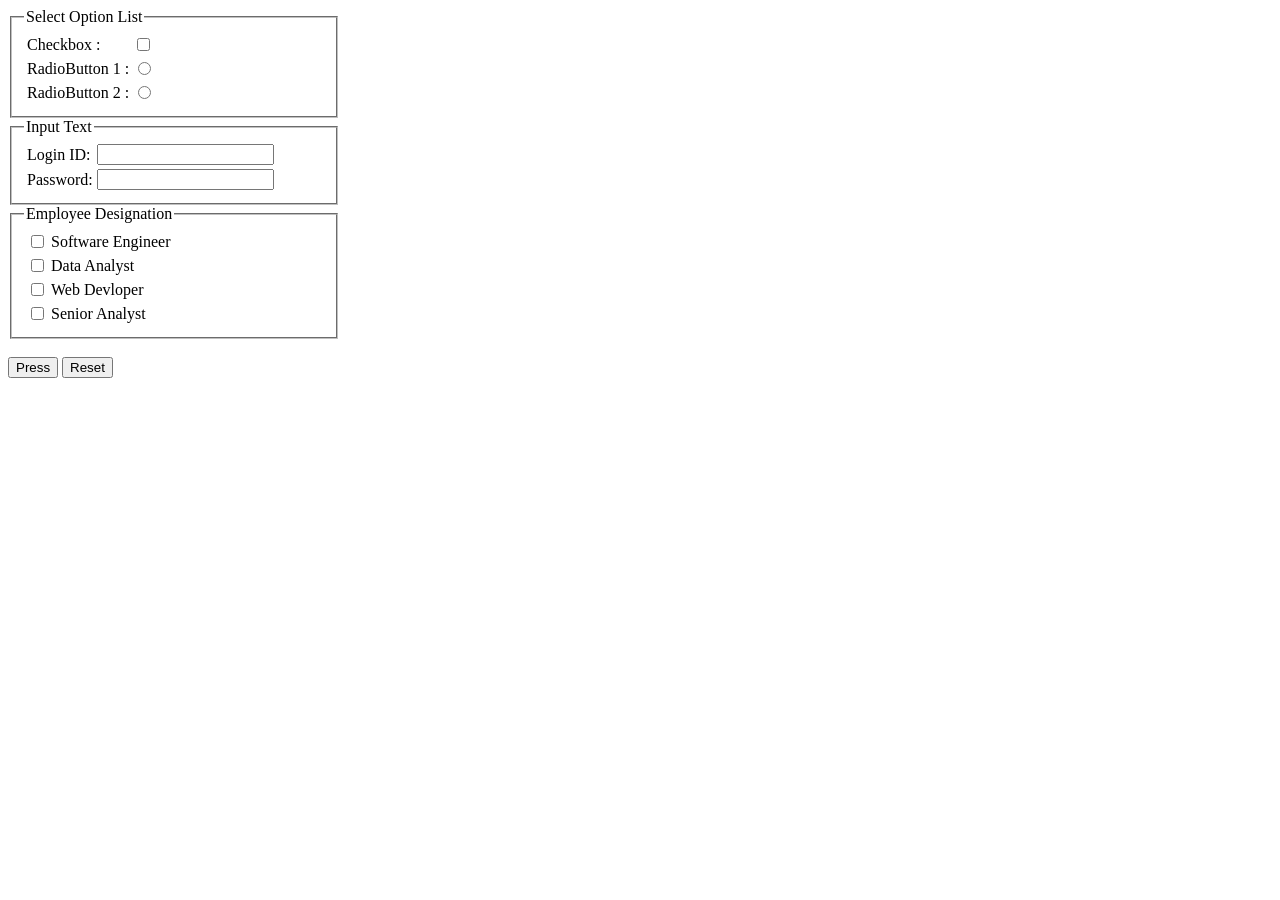
<file: fieldset.html>
<!DOCTYPE html>
<html lang="en">
<head>
    <meta charset="UTF-8">
    <meta http-equiv="X-UA-Compatible" content="IE=edge">
    <meta name="viewport" content="width=device-width, initial-scale=1.0">
    <title>Document</title>
</head>
<body>
    <fieldset style="width: 300px;">
    <legend>Select Option List</legend>
    <table>
        <tr>
            <td>Checkbox :</td>
            <td>
                <input type="checkbox">
            </td>
        </tr>
        <tr>
            <td>RadioButton 1 :</td>
            <td>
                <input type="radio" name="radio">
            </td>
        </tr>
        <tr>
            <td>RadioButton 2 :</td>
            <td>
                <input type="Radio" Name="radio">
            </td>
        </tr>
    </table>
    </fieldset>
    <fieldset style="width: 300px;">
    <legend>Input Text</legend>
    <table>
        <tr>
            <td>Login ID:</td>
            <td>
                <input type="text">
            </td>
        </tr>
        <tr>
            <td>Password:</td>
            <td>
                <input type="password">
            </td>
        </tr>
    </table>
</fieldset>
<fieldset style="width: 300px;">
    <legend>Employee Designation</legend>
    <table>
        <tr>
            <td>
                <input type="checkbox">
            </td>
            <td>Software Engineer</td>
        </tr>
        <tr>
            <td>
                <input type="checkbox">
            </td>
            <td>Data Analyst</td>
        </tr>
        <tr>
            <td>
                <input type="checkbox">
            </td>
            <td>Web Devloper</td>
        </tr>
        <tr>
            <td>
                <input type="checkbox">
            </td>
            <td>Senior Analyst</td>
        </tr>
    </table>
</fieldset></br>
<input type="submit" name="" value="Press">
<input type="reset" value="Reset">
</body>
</html>
</file>
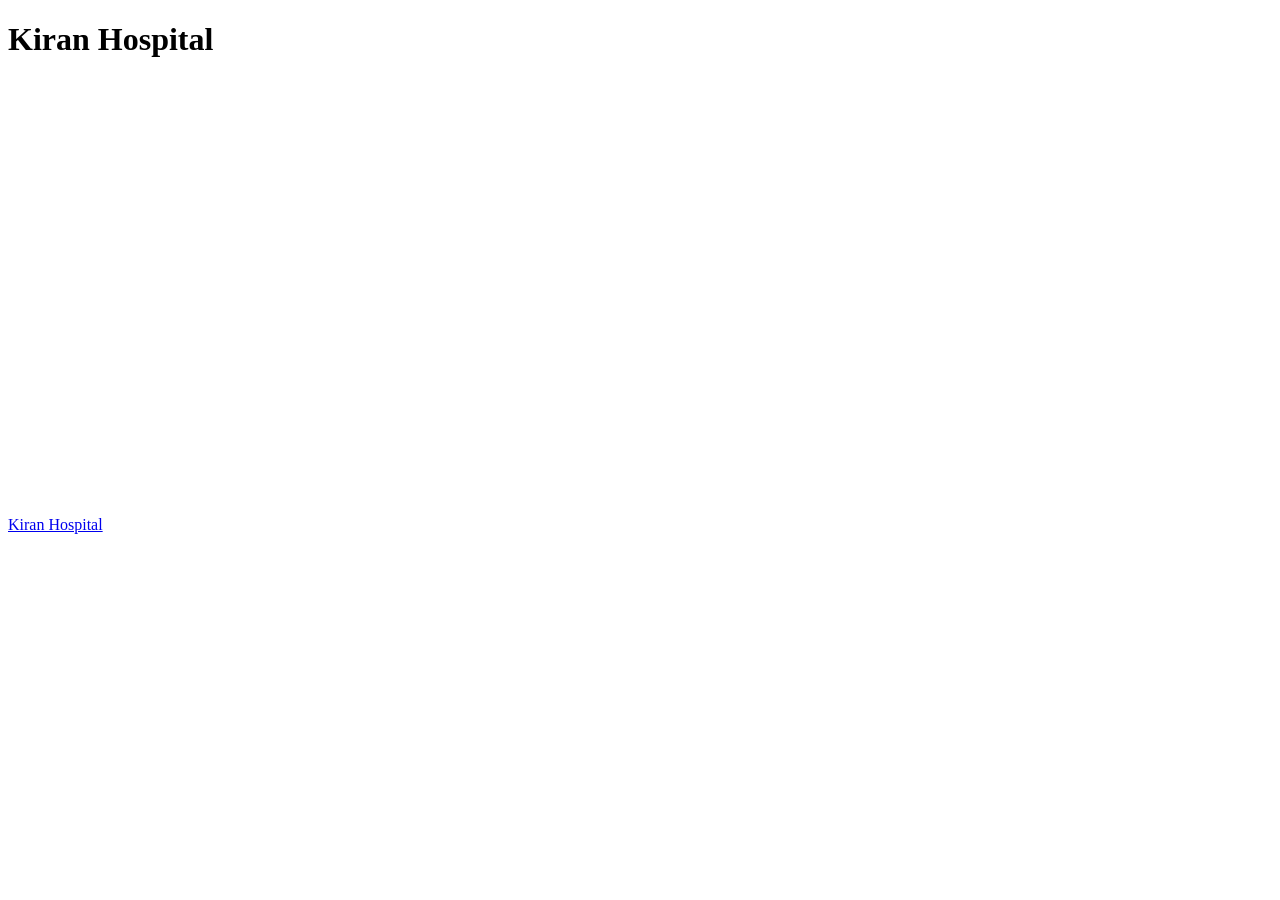
<file: i frame.html>
<!DOCTYPE html>
<html lang="en">
<head>
    <meta charset="UTF-8">
    <meta http-equiv="X-UA-Compatible" content="IE=edge">
    <meta name="viewport" content="width=device-width, initial-scale=1.0">
    <title>Document</title>
</head>
<body>
    <h1>Kiran Hospital</h1>
    <a href="https://www.youtube.com/watch?v=owqHYffqx6k">Kiran Hospital</a>
    <iframe src="https://www.google.com/maps/embed?pb=!1m18!1m12!1m3!1d3719.3369851661214!2d72.83461171540428!3d21.218481686649227!2m3!1f0!2f0!3f0!3m2!1i1024!2i768!4f13.1!3m3!1m2!1s0x3be04ee8c2c34845%3A0x17961f91f6edb62c!2sKiran%20Multi%20Super%20speciality%20Hospital!5e0!3m2!1sen!2sin!4v1660739832092!5m2!1sen!2sin" width="600" height="450" style="border:0;" allowfullscreen="" loading="lazy" referrerpolicy="no-referrer-when-downgrade"></iframe>
</body>
</html>
</file>
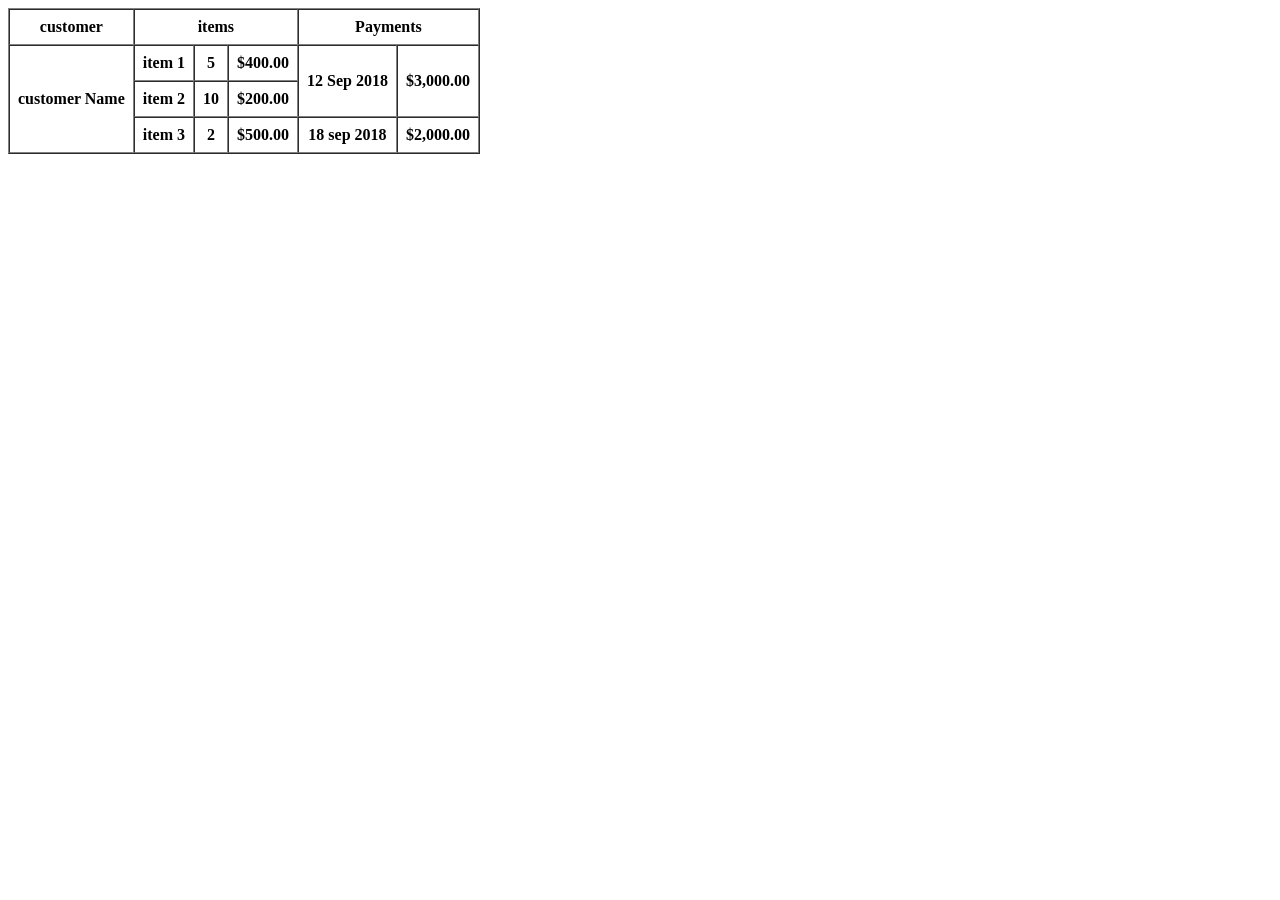
<file: nested table 1.html>
<!DOCTYPE html>
<html lang="en">
<head>
    <meta charset="UTF-8">
    <meta http-equiv="X-UA-Compatible" content="IE=edge">
    <meta name="viewport" content="width=device-width, initial-scale=1.0">
    <title>Document</title>
</head>
<body>
    <table border="1" cellspacing="0" cellpadding="8">
        <tr>
            <th>customer</th>
            <th colspan="3">items</th>
            <th colspan="2">Payments</th>
        </tr>
        <tr>
            <th rowspan="3">customer Name</th>
            <th>item 1</th>
            <th>5</th>
            <th>$400.00</th>
            <th rowspan="2">12 Sep 2018</th>
            <th rowspan="2">$3,000.00</th>
        </tr>
        <tr>
            <th>item 2</th>
            <th>10</th>
            <th>$200.00</th>      
        </tr>
        <tr>
            <th>item 3</th>
            <th>2</th>
            <th>$500.00</th>
            <th>18 sep 2018</th>
            <th>$2,000.00</th>
        </tr>
    </table>
</body>
</html>
</file>
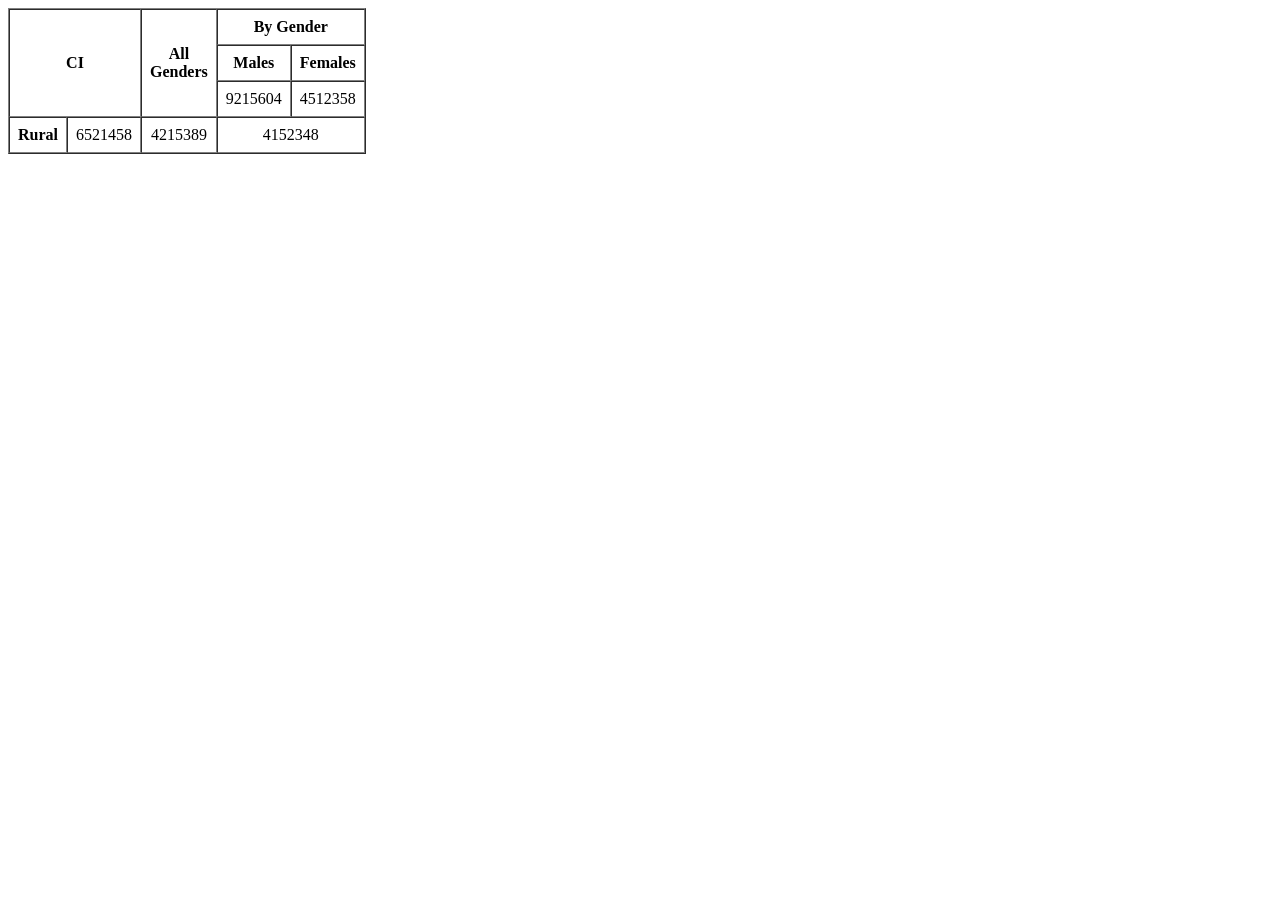
<file: nested table.html>
<!DOCTYPE html>
<html lang="en">
<head>
    <meta charset="UTF-8">
    <meta http-equiv="X-UA-Compatible" content="IE=edge">
    <meta name="viewport" content="width=device-width, initial-scale=1.0">
    <title>Document</title>
</head>
<body>
    <table border="1" cellspacing="0" cellpadding="8">
        <tr>
            <th rowspan="3" colspan="2" align="center">CI</th>
            <th rowspan="3">All </br>Genders</th>
            <th colspan="2" align="center">By Gender</th>
        </tr>
        <tr>
            <th >Males</th>
            <th >Females</th>   
        </tr>
        <tr>
            <td>9215604</td>
            <td>4512358</td>
        </tr>
        <tr>
            <th>Rural</th>
            <td>6521458</td>
            <td align="center">4215389</td>
            <td colspan="2" align="center">4152348</td>
        </tr>
    </table>
</body>
</html>
</file>
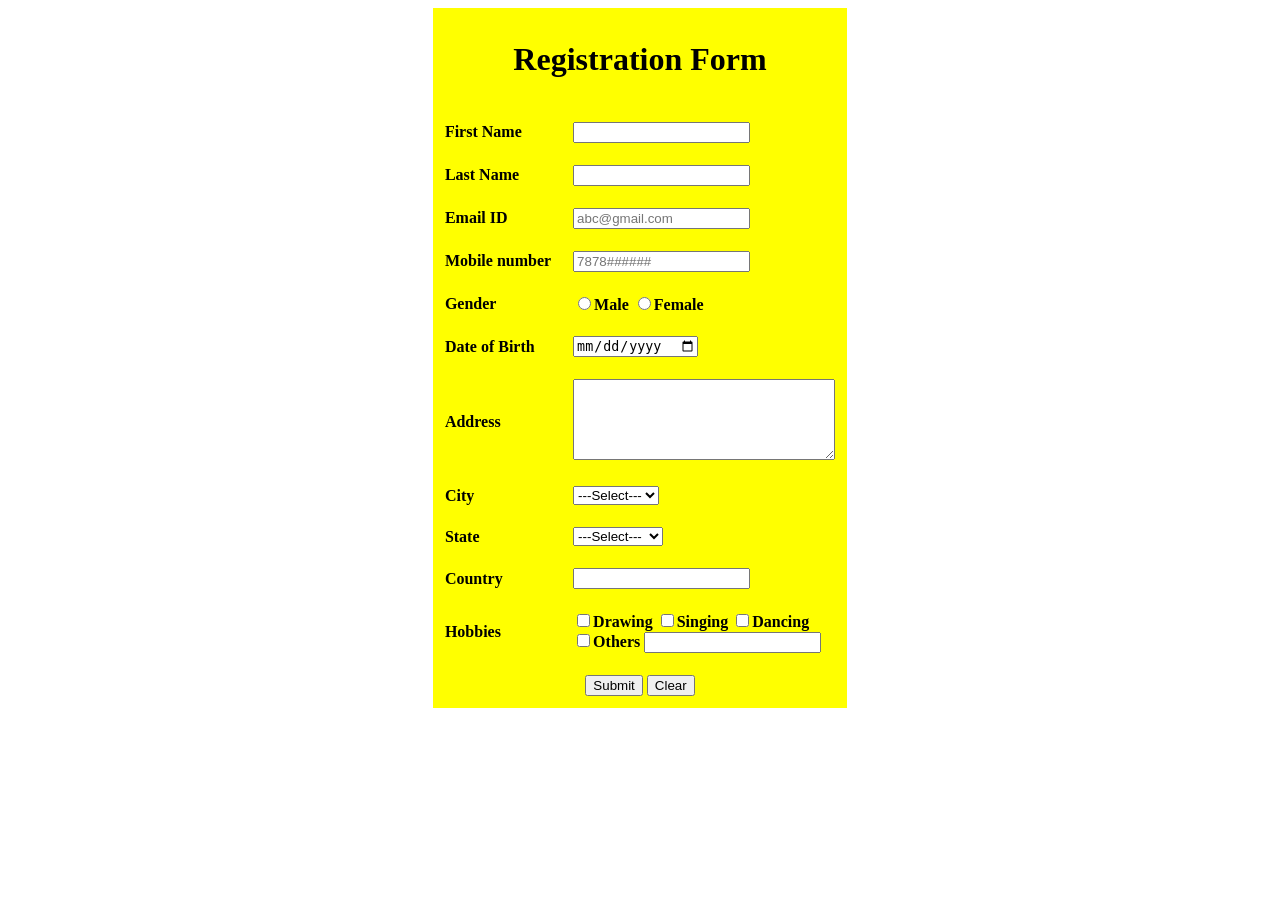
<file: Registration form.html>
<!DOCTYPE html>
<html lang="en">
<head>
    <meta charset="UTF-8">
    <meta http-equiv="X-UA-Compatible" content="IE=edge">
    <meta name="viewport" content="width=device-width, initial-scale=1.0">
    <title>Document</title>
</head>
<body><center>
    <form action="#" name="form" method="get">
        <b><table cellpadding="10" bgcolor="yellow">
            <tr>
                <td colspan="2" align="center"><h1>Registration Form</h1></td>
            </tr>
            <tr>
                <td>
                First Name
                </td>
            <td>
                <input type="text" name="first name">
                </td>
            </tr>
            <tr>
                <td>Last Name</td>
                <td>
                    <input type="text" name="">
                </td>
            </tr>
            <tr>
                <td>Email ID</td>
                <td>
                    <input type="email" name="" placeholder="abc@gmail.com">
                </td>
            </tr>
            <tr>
                <td>Mobile number</td>
                <td>
                    <input type="tel" name="" placeholder="7878######">
                </td>
            </tr>
            <tr>
                <td>Gender</td>
                <td>
                    <input type="radio" name="gender" value="Male">Male
                    <input type="radio" name="gender"
                    value="Female">Female
                </td>
            </tr>
            <tr>
                <td>Date of Birth</td>
                <td>
                    <input type="date">
                </td>
            </tr>
            <tr>
                <td>Address</td>
                <td>
                    <textarea cols="30" rows="5"></textarea>
                </td>
            </tr>
            <tr>
                <td>City</td>
                <td>
                    <select name="City" id="">
                    <option value="">---Select---</option>
                    <option value="">Surat</option>
                    <option value="">Vapi</option>
                    <option value="">Bharuch</option>
                    </select>
                </td>
            </tr>
            <tr>
                <td>State</td>
                <td>
                    <select name="State" id="">
                        <option value="">---Select---</option>
                        <option value="">Gujarat</option>
                        <option value="">Maharastra</option>
                        <option value="">Karnatak</option>
                    </select>
                </td>
            </tr>
            <tr>
                <td>Country</td>
                <td>
                    <input type="text">
                </td>
            </tr>
            <tr>
                <td>
                    Hobbies
                </td>
                <td>
                    <input type="checkbox" value="Drawing">Drawing
                    <input type="checkbox" value="Singing">Singing
                    <input type="checkbox" value="Dancing">Dancing</br>
                    <input type="checkbox" Value="others">Others
                    <input type="text">
                </td>
            </tr>
            <tr>
                <td colspan="2"      align="center">
                    <input type="Submit" value="Submit">
                    <input type="Reset" value="Clear">
                </td>
            </tr>
        </table>
        </b>
    </form>
</center>
</body>
</html>
</file>
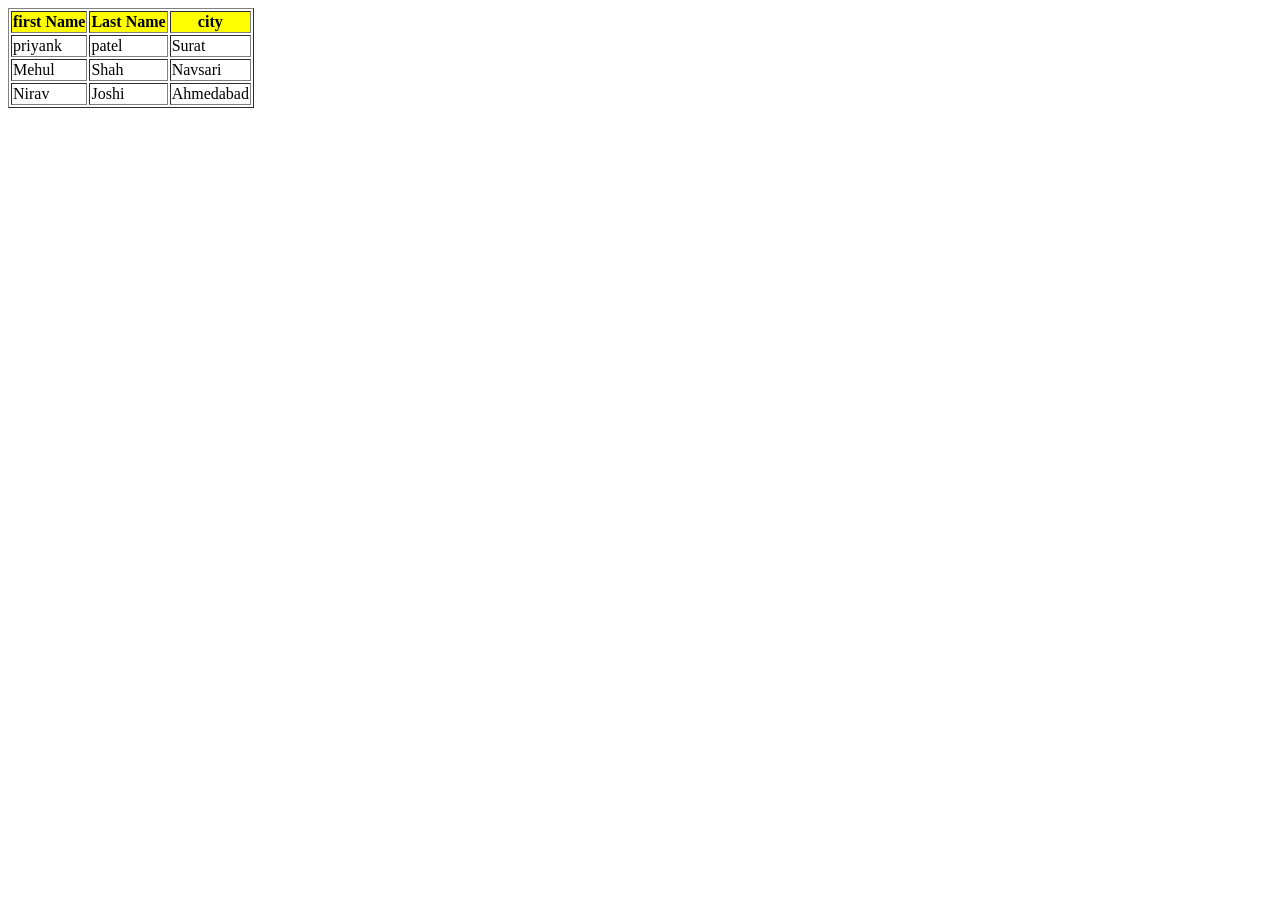
<file: table.html>
<!DOCTYPE html>
<html lang="en">
<head>
    <meta charset="UTF-8">
    <meta http-equiv="X-UA-Compatible" content="IE=edge">
    <meta name="viewport" content="width=device-width, initial-scale=1.0">
    <title>Document</title>
</head>
<body>
    <table border="1px" cell spacing="0">
        <tr bgcolor="yellow">
            <th>first Name</th>
            <th>Last Name</th>
            <th>city</th>
        </tr>
        <tr>
            <td>priyank</td>
            <td>patel</td>
            <td>Surat</td>
        </tr>
        <tr>
        <td>Mehul</td>
        <td>Shah</td>
        <td>Navsari</td>
    </tr>
    <tr>
        <td>Nirav</td>
        <td>Joshi</td>
        <td>Ahmedabad</td>
    </tr>
    </table>
</body>
</html>
</file>
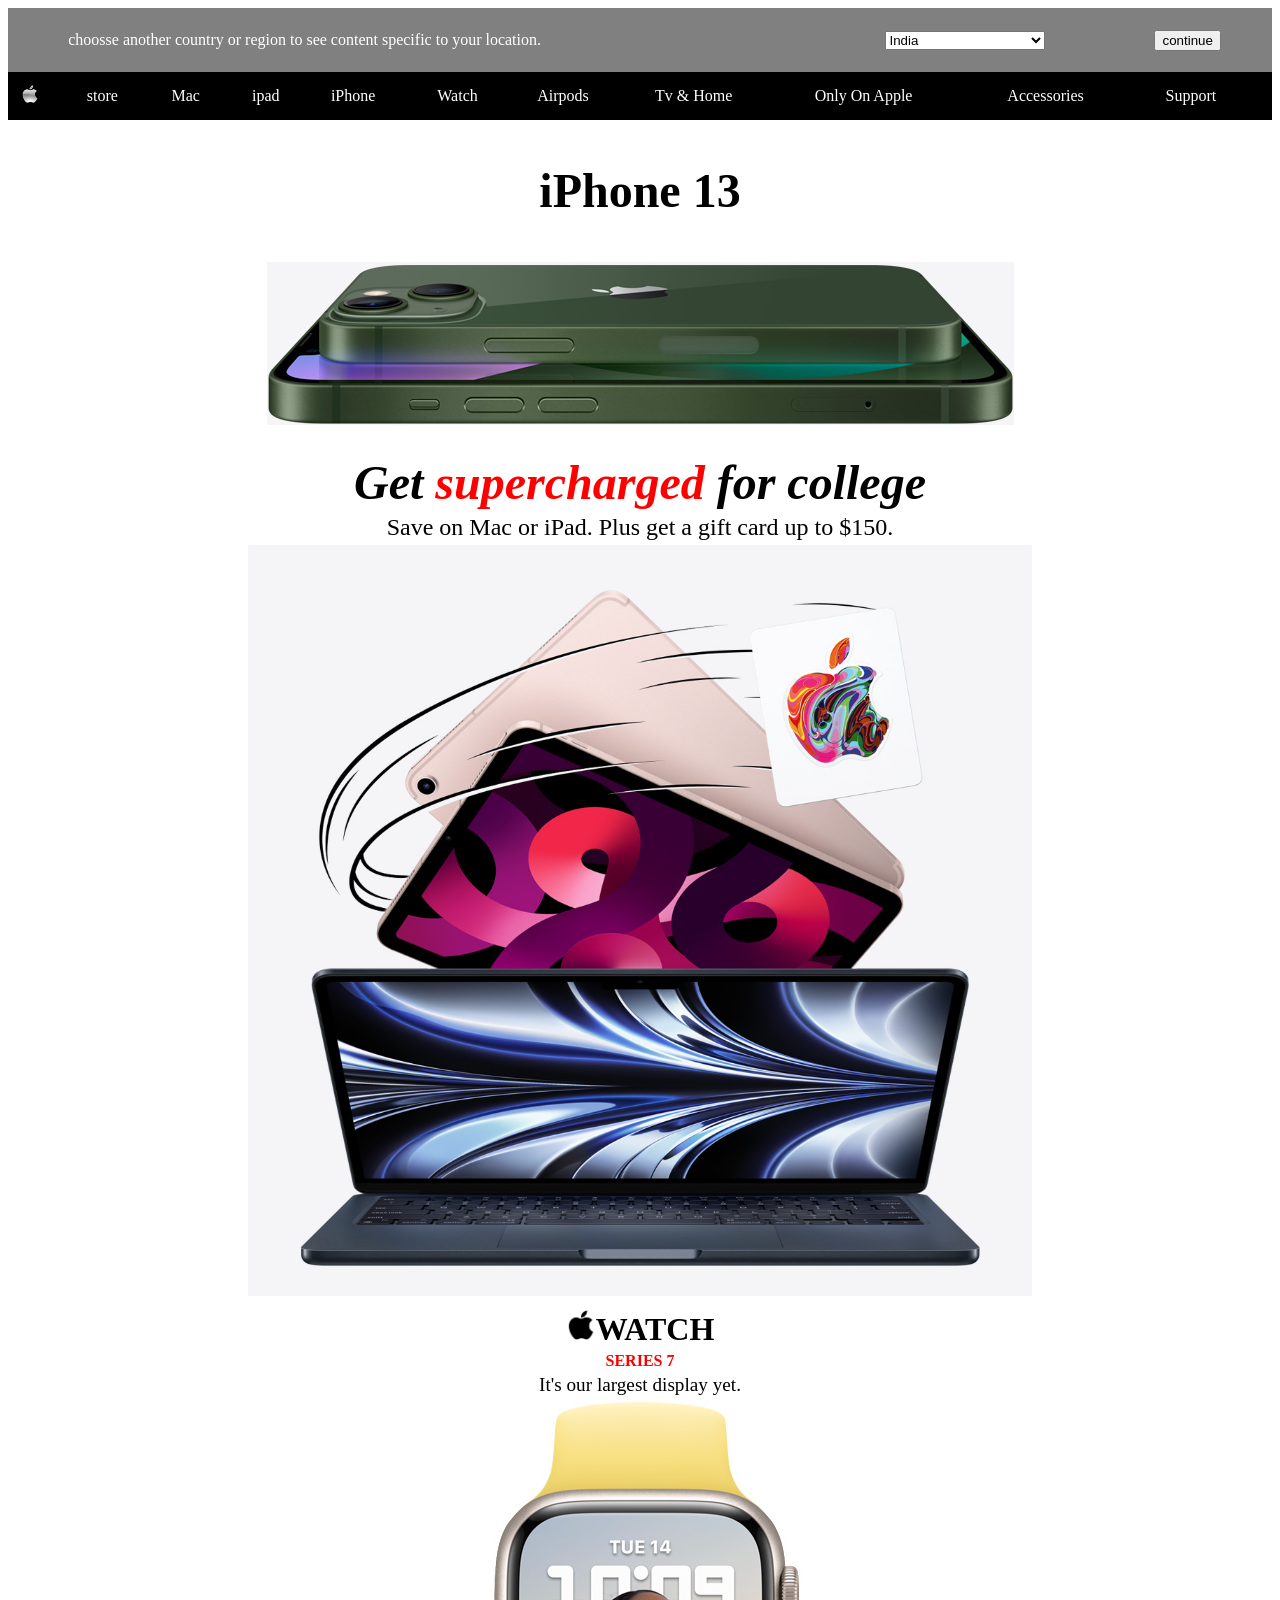
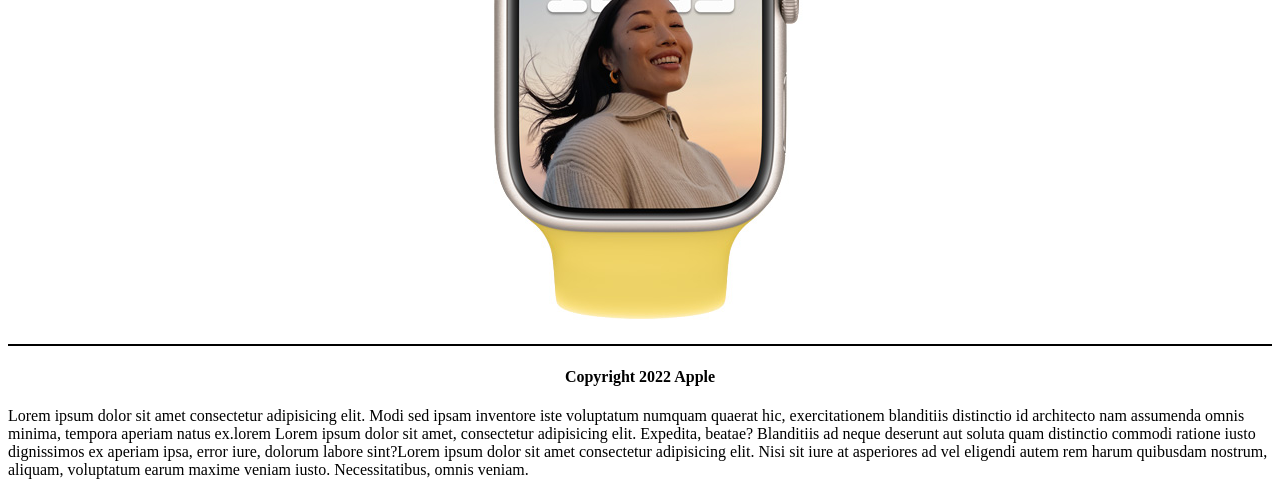
<file: Apple webpage/webpage.html>
<!DOCTYPE html>
<html lang="en">
<head>
    <meta charset="UTF-8">
    <meta http-equiv="X-UA-Compatible" content="IE=edge">
    <meta name="viewport" content="width=device-width, initial-scale=1.0">
    <title>Document</title>
</head>
<body>
    <header style="background-color:gray ; width: 100%; height: 300%; text-decoration: white;">
    <table cellpadding="5px" style="width: 100%;">
        <tr>
            <td></td>
            <td></td>
            <td></td>
            <td>
                <p style="color: white;">choosse another country or region  to see content specific to your location.</p>
        </td>
        <td></td>
        <td></td>
        <td></td>
        <td>
            <select name="country" id="" height
            ="80px">
            <option value="">India</option>
            <option value="">Other country or region </option>
        </select>
        </td>
        <td>
            <input type="submit" name="" value="continue" style="padding: 2;">
        </td>
    </table>
        <table cellpadding="10" style="width: 100%; background-color: black; color: white;">
        </tr>
        <tr>
            <td><img src="png-apple-logo-9718.png" height="20px" width="20px" alt=""></td>
            <td>store</td>
            <td>Mac</td>
            <td>ipad </td>
            <td>iPhone</td>
            <td>Watch</td>
            <td>Airpods</td>
            <td>Tv & Home</td>
            <td>Only On Apple</td>
            <td>Accessories</td>
            <td>Support</td>
        </tr>
    </table>
    </header>
    <section style="height:auto; width: 100%; background-color: white; ">
        <center>
    <table>
        <tr>
            <td style="font-size: 200%; text-align: center;"><h1>iPhone 13</h1></td>
        </tr>
        <tr>
            <td style="text-align: center;"><img src="iphone 13 green.jpg" alt=""></td> 
        </tr>
        <tr></tr>
        <tr></tr>
        <tr></tr>
        <tr></tr>
        <tr></tr>
        <tr></tr>
        <tr></tr>
        <tr></tr>
        <tr></tr>
        <tr></tr>
        <tr></tr>
        <tr>
            <td style="font-size: 300%; text-align: center;"><i><b>Get  <span style="color: red;">supercharged</span> for college</b></i></td>
        </tr>
        <tr>
            <td style="text-align: center; font-size: 150%;">
                Save on Mac or iPad. Plus get a gift card up to $150.
            </td>
        </tr>
        <tr>
            <td style="text-align: center;">
                <img src="mac.jpg" alt="" width="70%">
            </td>
        </tr>
        <tr></tr>
        <tr></tr>
        <tr></tr>
        <tr>
            <td style="text-align: center; font-size: 200%;"><b><img src="Apple black logo.png" height="30px" width="30px" style="color: black;">WATCH</b></td>
        </tr>
        <tr>
            <td style="color: red;; text-align: center;"><b> SERIES 7</b></td>
        </tr>
        <tr>
            <td style="text-align: center; font-size: 120%;">It's our largest display yet.</td>
        </tr>
        <tr>
            <td style="text-align: center;"><img src="iwatch 7.jpg" alt=""></td>
        </tr>
    </table>
</center>
    </section>
    <hr size="2px" color="black"/>
    <footer style="height: auto; width: 100%;">
    <h4 align="center">Copyright 2022 Apple</h4>
    <p>
        Lorem ipsum dolor sit amet consectetur adipisicing elit. Modi sed ipsam inventore iste voluptatum numquam quaerat hic, exercitationem blanditiis distinctio id architecto nam assumenda omnis minima, tempora aperiam natus ex.lorem
        Lorem ipsum dolor sit amet, consectetur adipisicing elit. Expedita, beatae? Blanditiis ad neque deserunt aut soluta quam distinctio commodi ratione iusto dignissimos ex aperiam ipsa, error iure, dolorum labore sint?Lorem ipsum dolor sit amet consectetur adipisicing elit. Nisi sit iure at asperiores ad vel eligendi autem rem harum quibusdam nostrum, aliquam, voluptatum earum maxime veniam iusto. Necessitatibus, omnis veniam.

    </p>
    </footer>
</body>
</html>
</file>
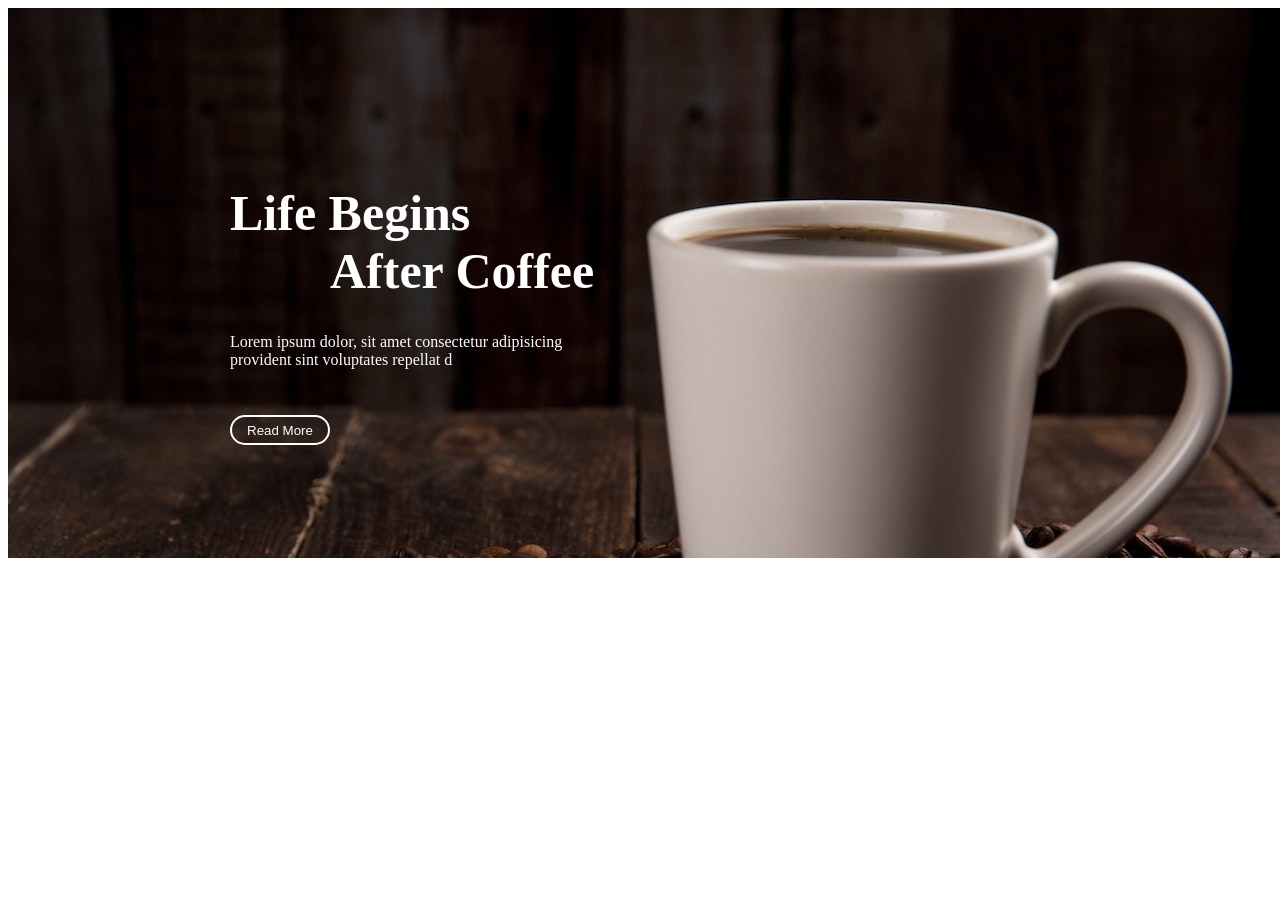
<file: coffee  page/cofeepage.html>
<!DOCTYPE html>
<html lang="en">
<head>
    <meta charset="UTF-8">
    <meta http-equiv="X-UA-Compatible" content="IE=edge">
    <meta name="viewport" content="width=device-width, initial-scale=1.0">
    <title>Document</title>
    <style>
        .main{
            position: relative;
        }
        .image {
            height: 550px;
            width: 100%;
            background-image: url(cofeemug.jpg);
            background-size: cover;
            position: absolute;
        }
        .contain{
            position: absolute;
            color: white;
            top: 150px;
            left: 230px;
        }
        h1{
            font-size: 50px;
        }
        span{
            margin: 100px;;
        }
        button{
            height: 30px;
            border-radius: 20px;
            background-color:transparent;
            color: white;
            border-color: white;
            width: 100px;
            margin-top: 30px;
            border-style: solid;
        }
    </style>
</head>
<body>
    <div class="main"></div>
    <div class="image"></div>
    <div class="contain">
        <h1>Life Begins <br><span> After Coffee</span></h1>
        <p>Lorem ipsum dolor, sit amet consectetur adipisicing <br> provident sint voluptates repellat d</p>
    <button>Read More</button>
</div>
</body>
</html>
</file>
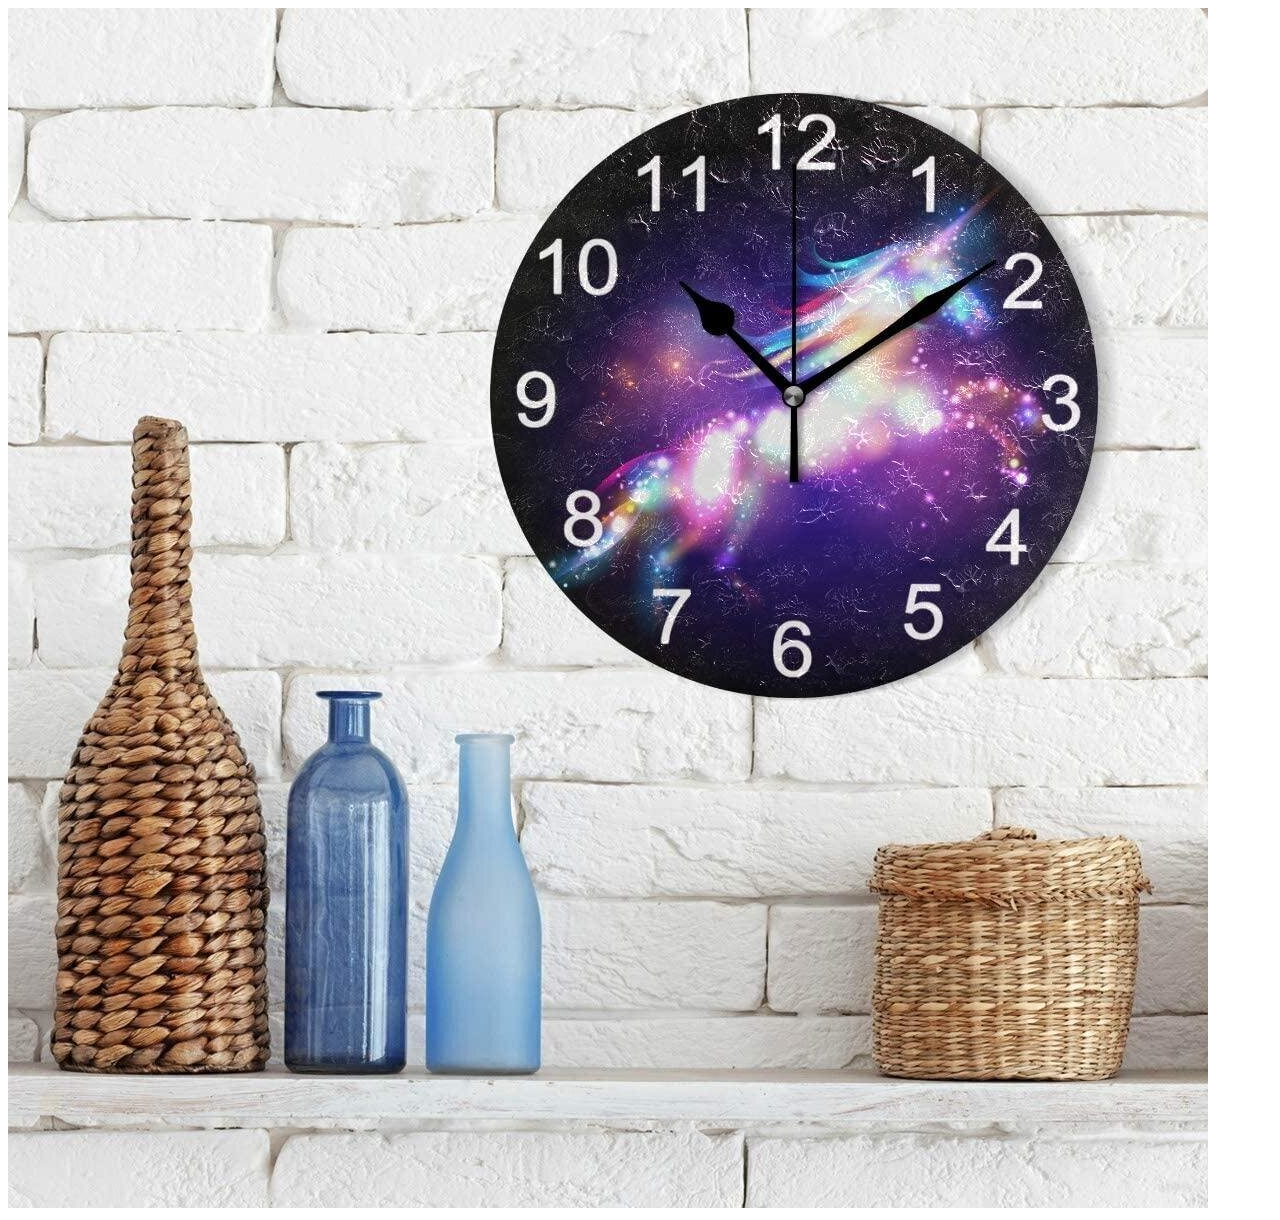
<file: Image Map/Imagemap.html>
<!DOCTYPE html>
<html lang="en">
<head>
    <meta charset="UTF-8">
    <meta http-equiv="X-UA-Compatible" content="IE=edge">
    <meta name="viewport" content="width=device-width, initial-scale=1.0">
    <title>Document</title>
</head>
<body>
    <img src="galaxy clock.png" alt="" usemap="#clock">
    <map name="clock">
    <area shape="circle" coords="786,393,307" href="galaxy.jpg" alt=""/>
    <area shape="rect" coords="870,843,1116,1072" href="mango.jpg" alt=""/>
    <area shape="poly" coords="52,778,110,662,125,410,184,413,190,666,252,776,255,1064,44,1063" href="water.jpg" alt=""/>
    </map>
</body>
</html>
</file>
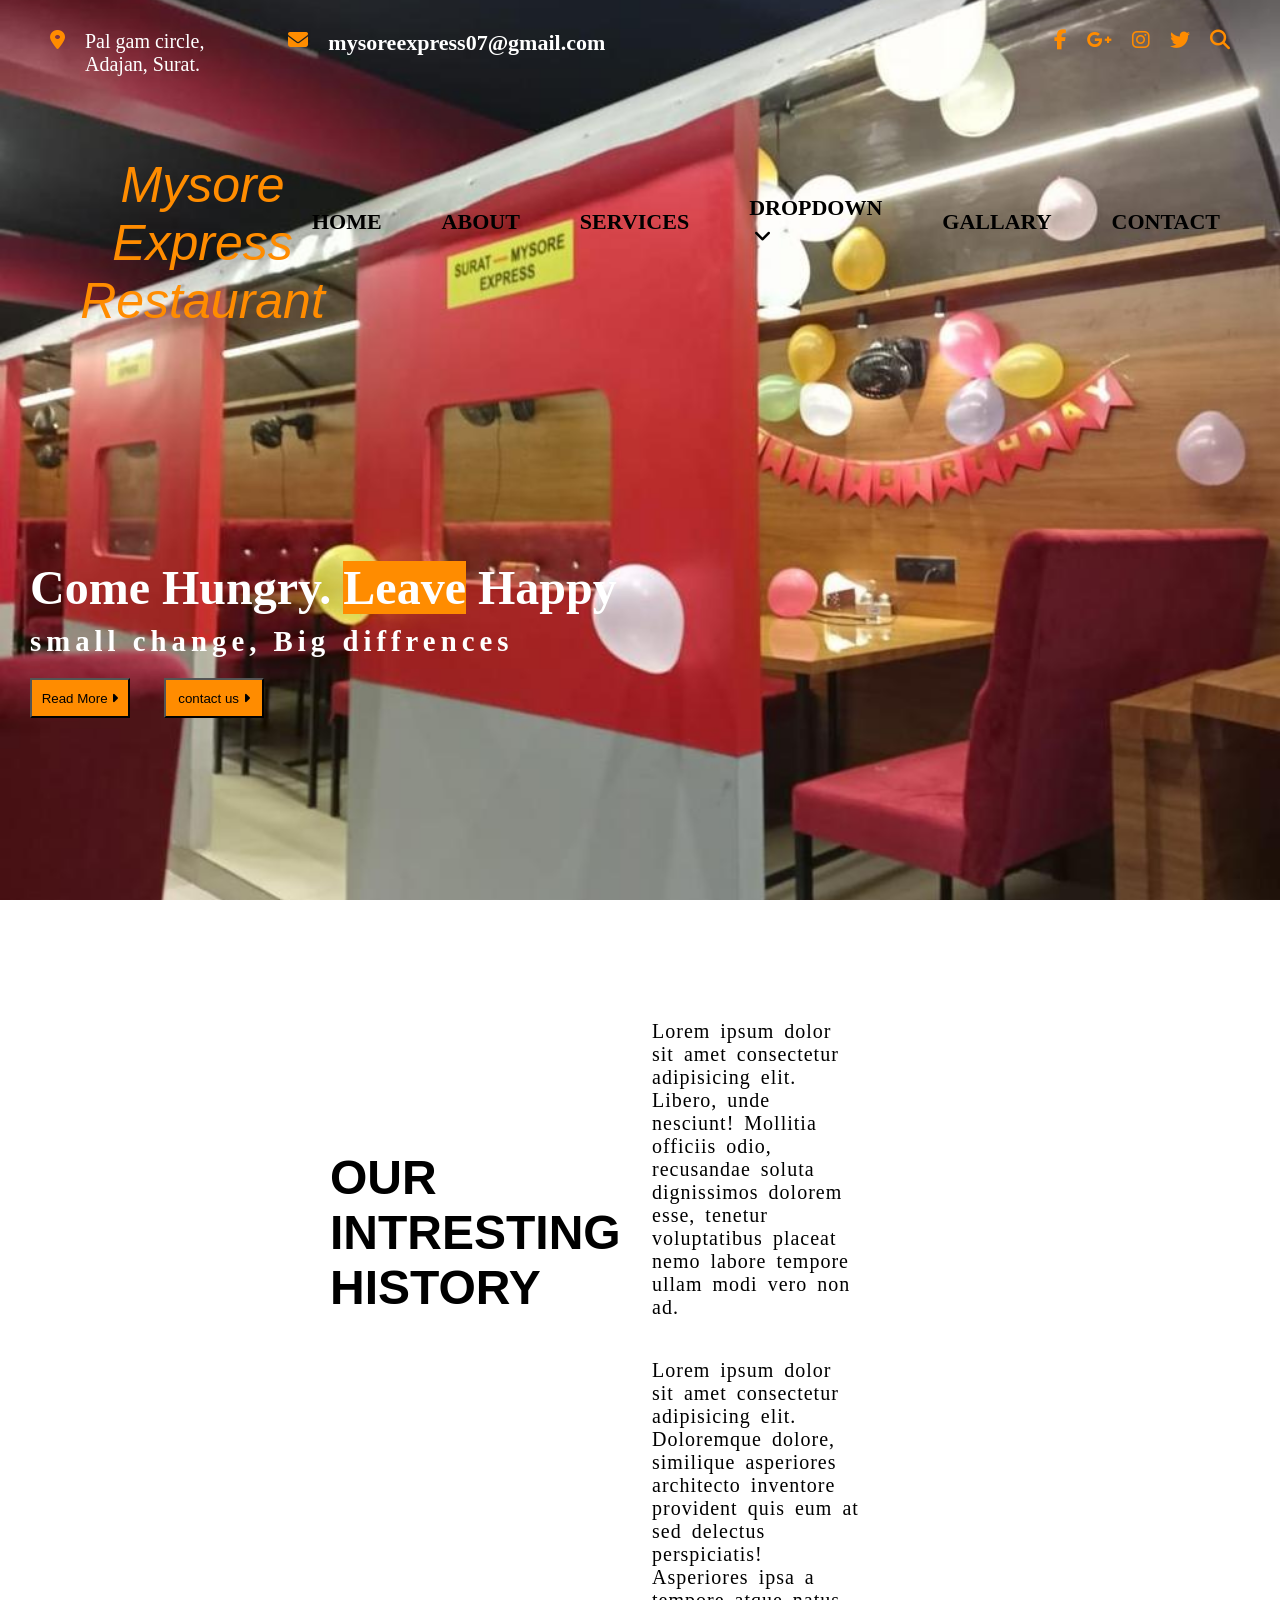
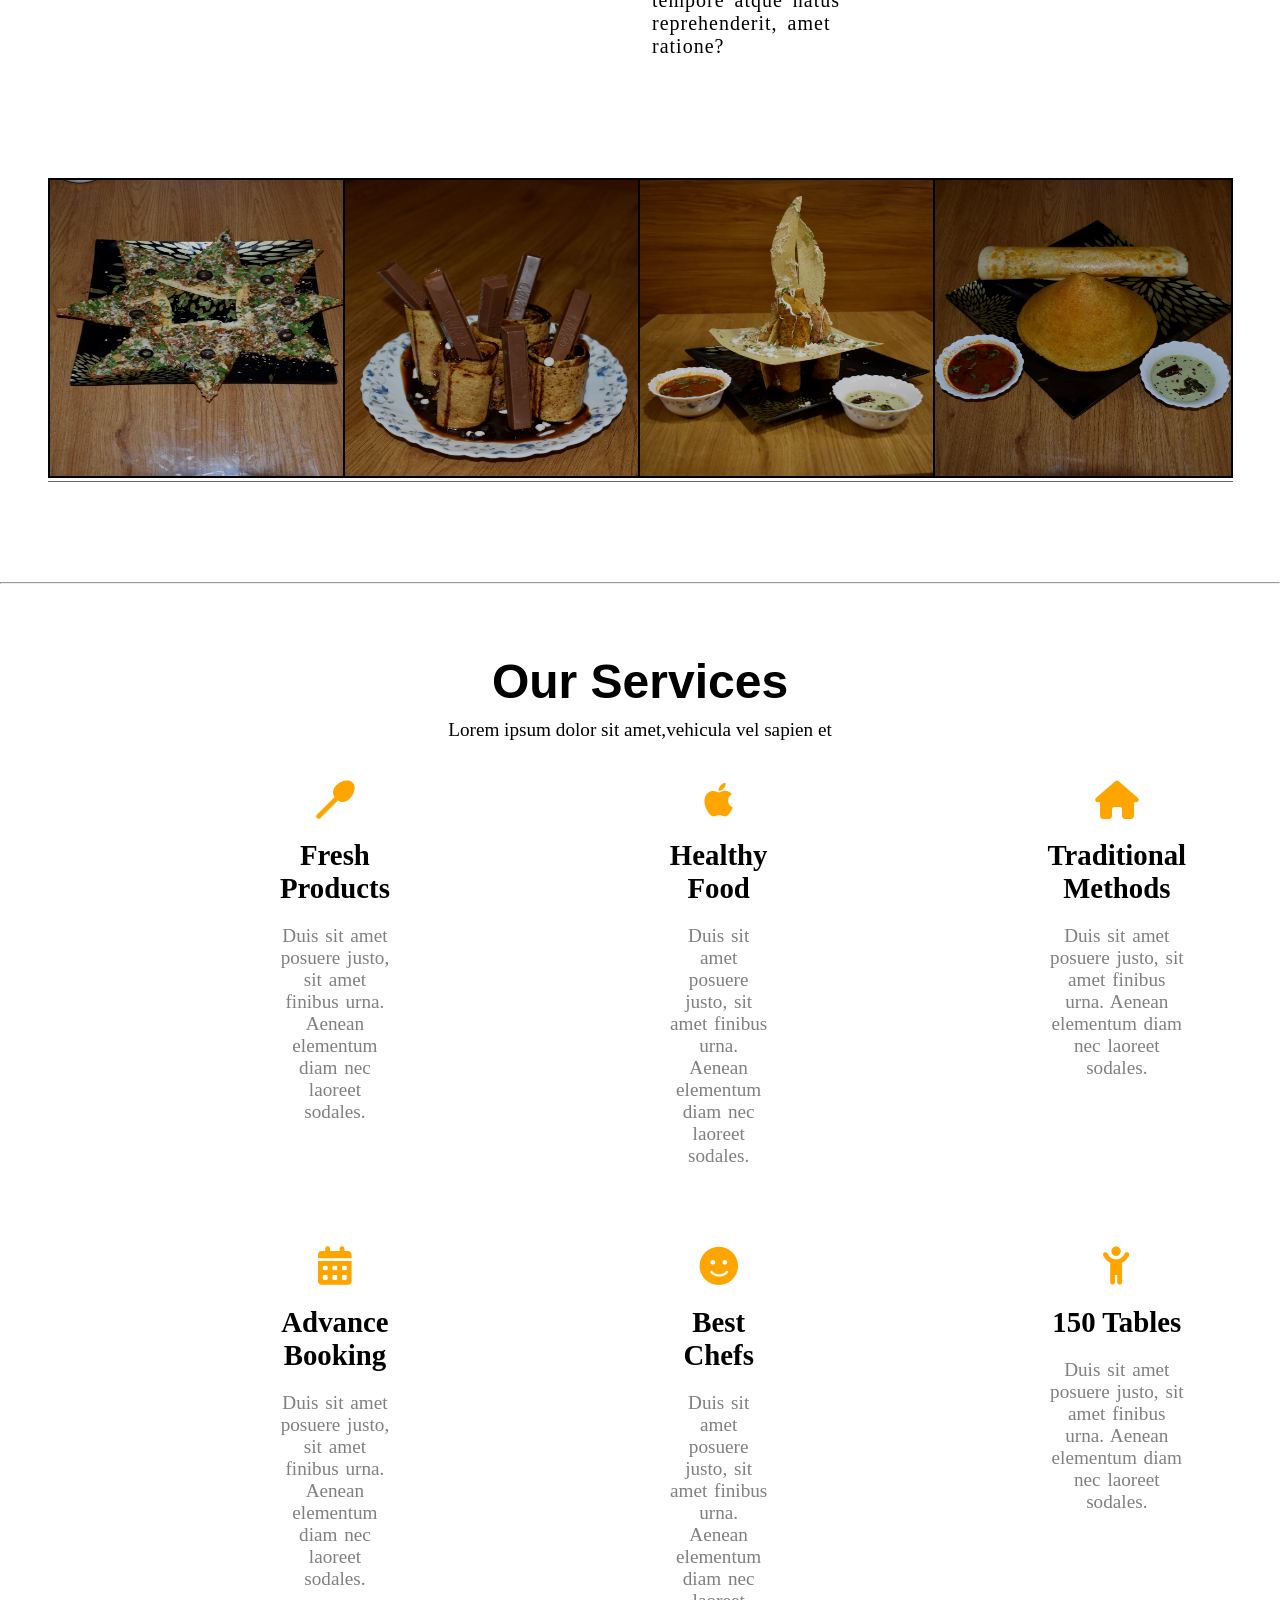
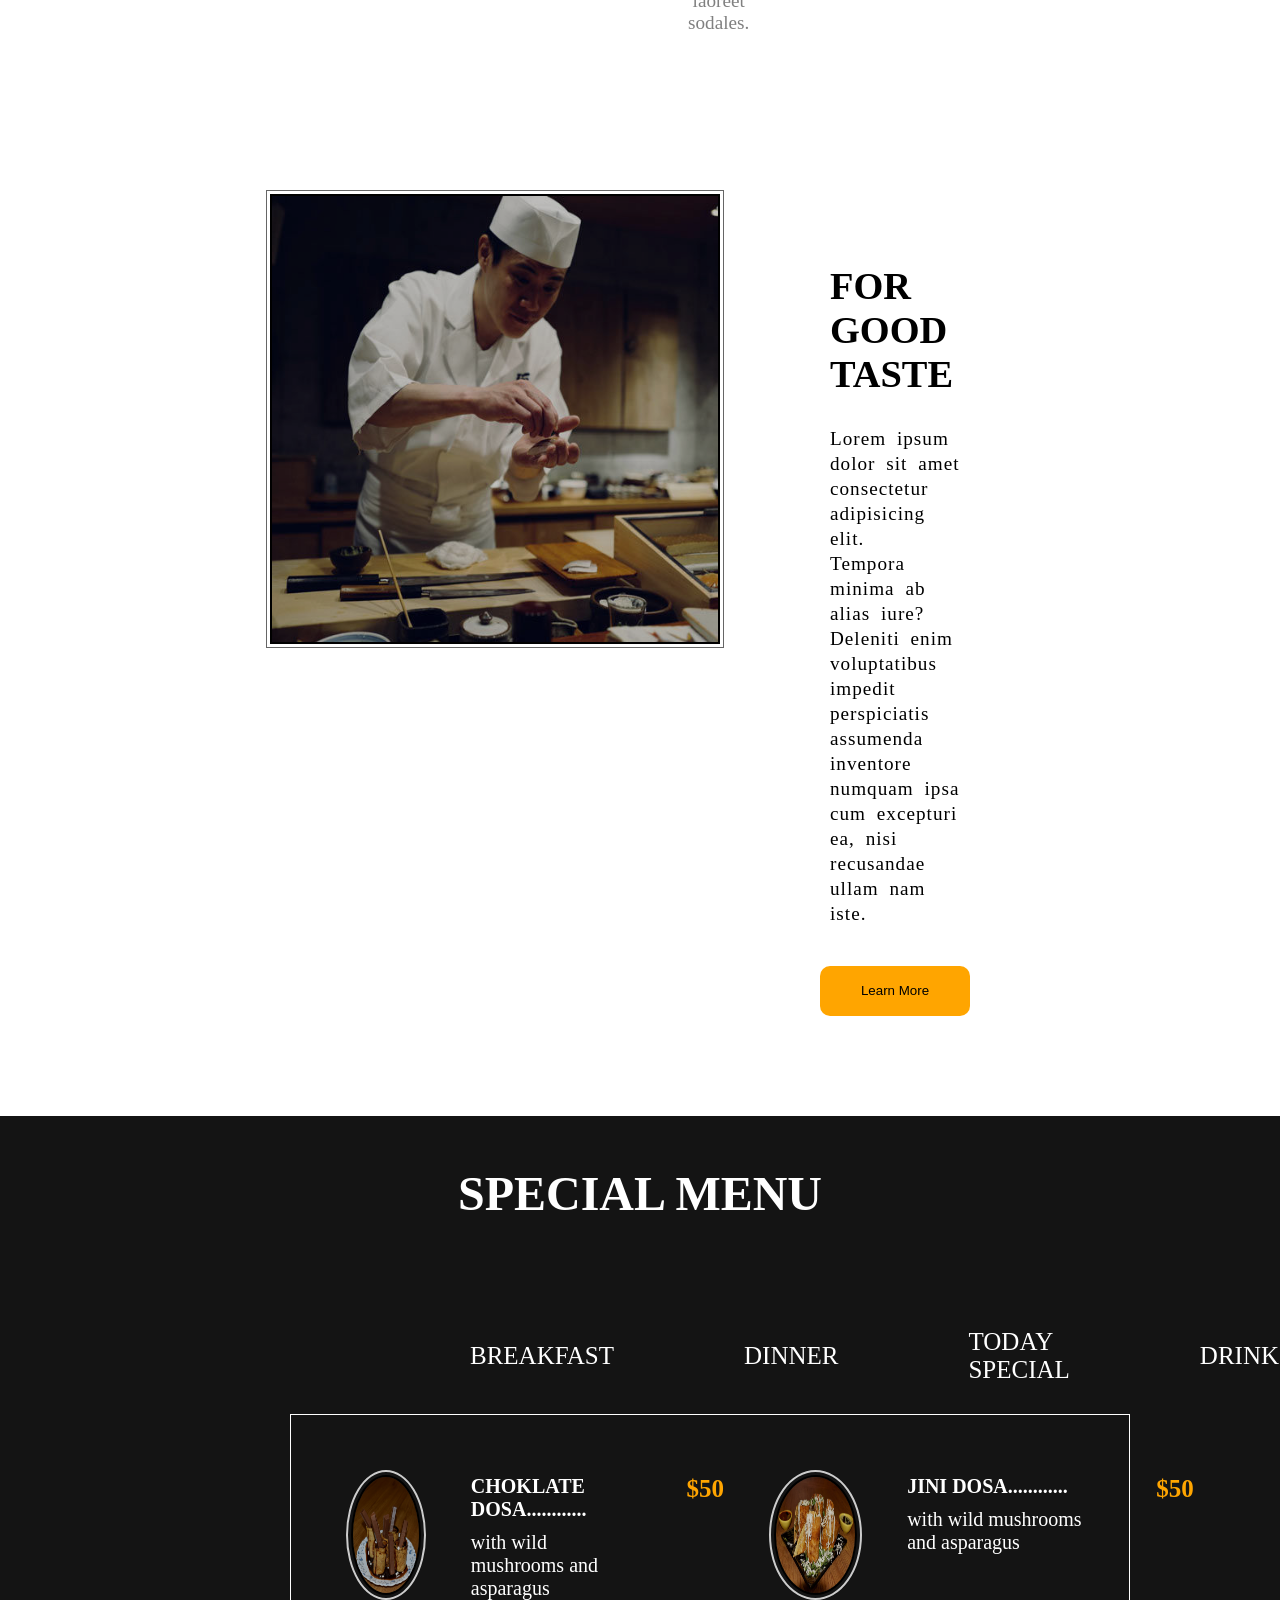
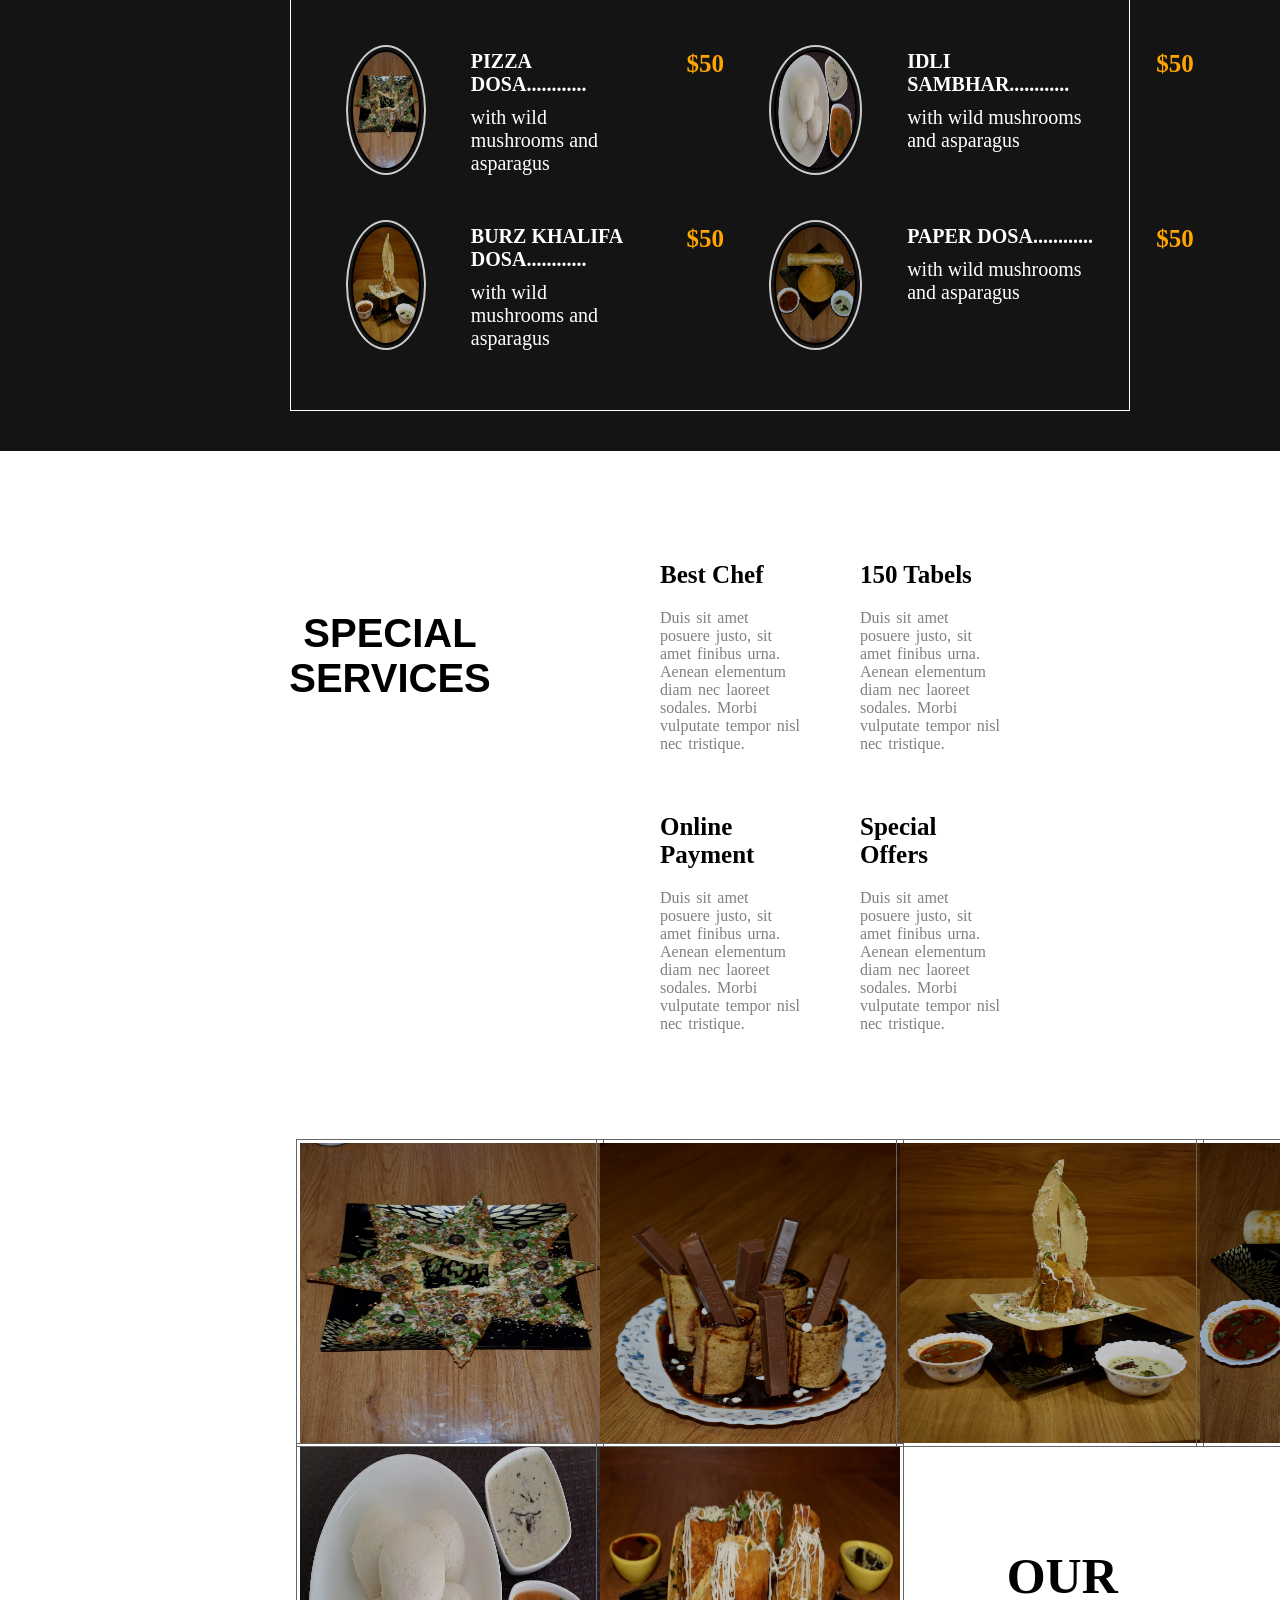
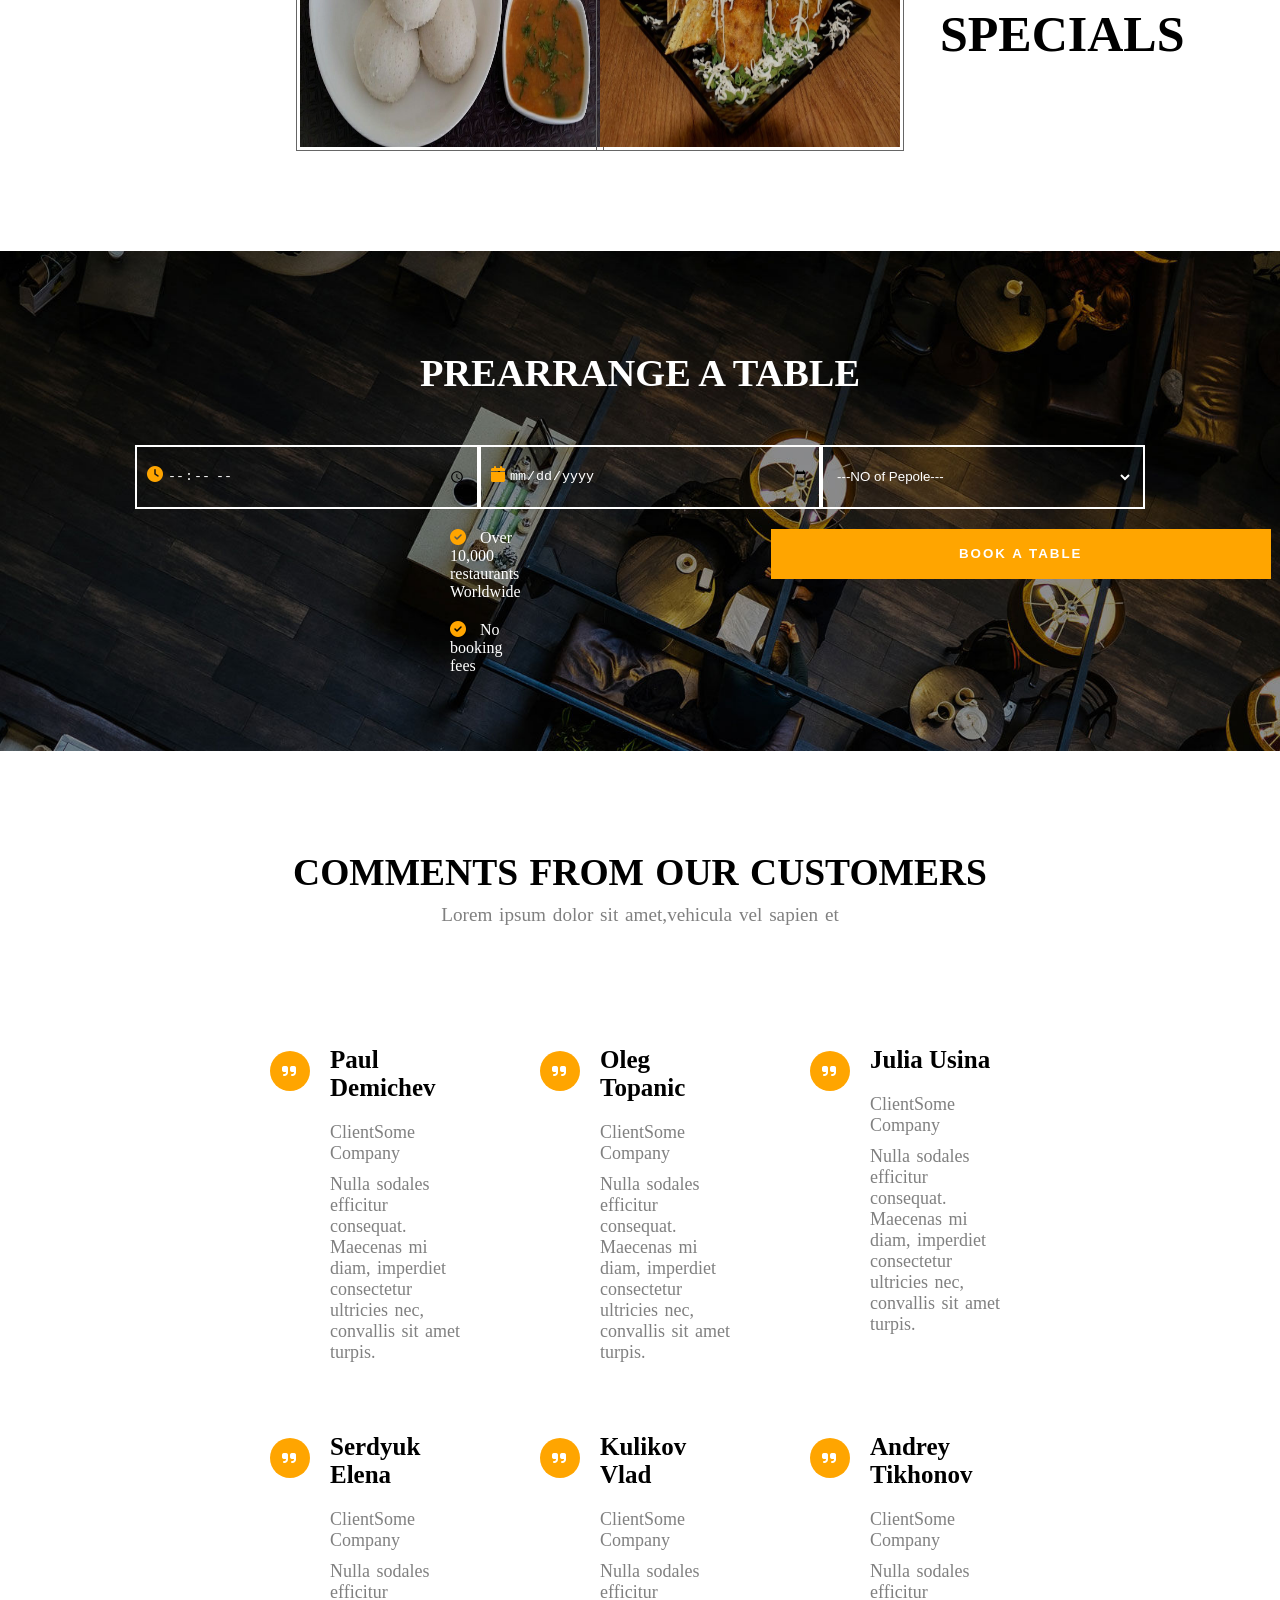
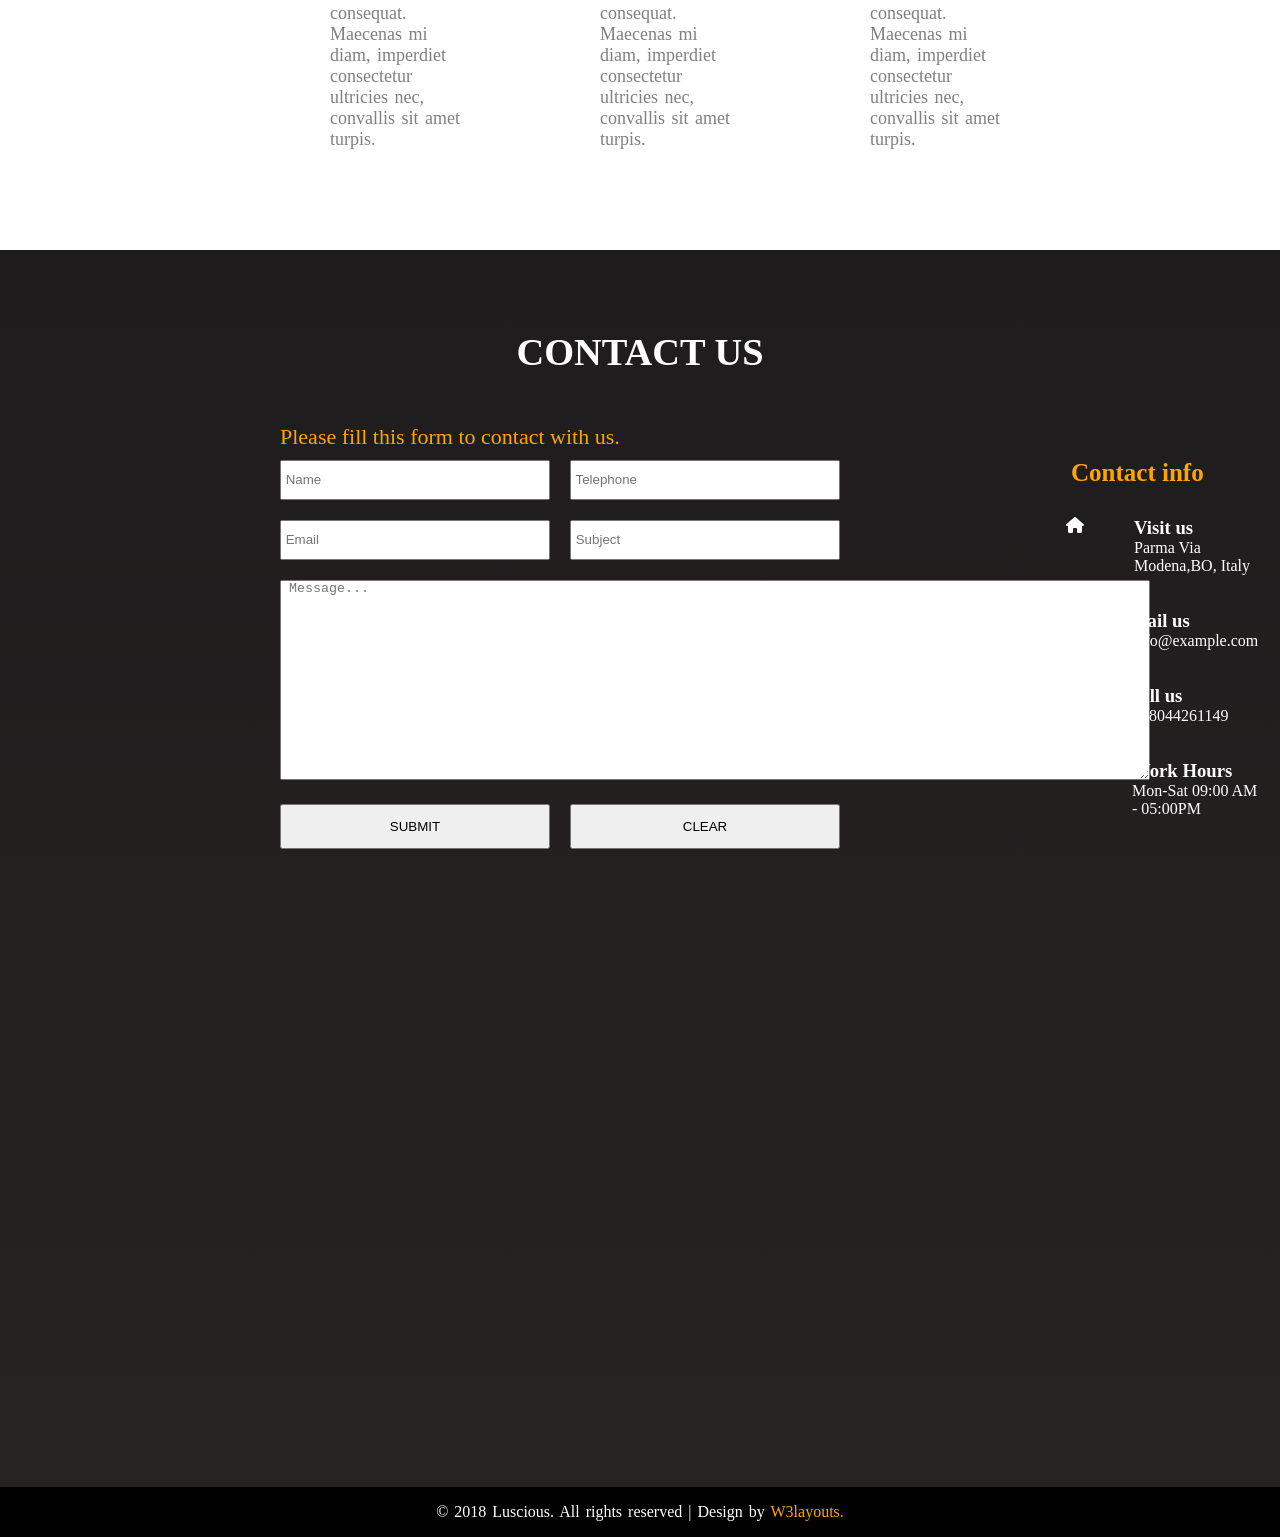
<file: restaurant web page/website.html>
<!DOCTYPE html>
<html lang="en">
<head>
    <meta charset="UTF-8">
    <meta http-equiv="X-UA-Compatible" content="IE=edge">
    <meta name="viewport" content="width=device-width, initial-scale=1.0">
    <title>Document</title>
    <link rel="stylesheet" href="https://cdnjs.cloudflare.com/ajax/libs/font-awesome/6.2.0/css/all.min.css" integrity="sha512-xh6O/CkQoPOWDdYTDqeRdPCVd1SpvCA9XXcUnZS2FmJNp1coAFzvtCN9BmamE+4aHK8yyUHUSCcJHgXloTyT2A==" crossorigin="anonymous" referrerpolicy="no-referrer" />
    <link rel="stylesheet" href="style.css">
    <link rel="stylesheet" href="./max-width-576.css">
    <!-- <link rel="stylesheet" href="./min-width-576.css"> -->
    <link rel="stylesheet" href="./min-width-768.css">
    <link rel="stylesheet" href="./min-width-992.css">
    <link rel="stylesheet" href="./min-width-1200.css">
</head>
<body>
    <header>
        <div class="info">
         <div class="left-info">
            <span class="fa-sharp fa-solid fa-location-dot"></span>
          <p>Pal gam circle, Adajan, Surat.</p>
          <span class="fa-solid fa-envelope"></span>
          <a href="">mysoreexpress07@gmail.com</a>  
        </div> 
         <div class="right-info">
            <span class="fa-brands fa-facebook-f"></span>
            <span class="fa-brands fa-google-plus-g"></span>
            <span class="fa-brands fa-instagram"></span>
            <span class="fa-brands fa-twitter"></span>
            <span class="fa-solid fa-magnifying-glass"></span>
            </div>
        </div>
        <div class="container">
        <div class="logo">
        <span>Mysore Express <br>Restaurant</span>
        </div>
        <div class="nav-bar">
        <ul class="top-right-info">
            <li><a href="">HOME</a></li>
            <li><a href="">ABOUT</a></li>
            <li><a href="">SERVICES</a></li>
            <li class="btnclick"><a class="btnhover" href="">DROPDOWN</a><a href=""><span class="fa-solid fa-angle-down"></span></a>
            <div class="btnmenu">
                <a href="">Menu</a>
                <a href="">Booking</a>
            </div></li>
            <li><a href="">GALLARY</a></li>
            <li><a href="">CONTACT</a></li>
        </ul>
    </div>
    <button class="menu-disp">
        <span class="fa-solid fa-bars"></span>
    </button>
</div>
    <div class="banner-container">
        <p class="Big-head">Come Hungry. <span>Leave</span> Happy</p>
            <p class="Small-head">small change, Big diffrences</p>
        
    <button>Read More <span class="fa-solid fa-caret-right"></span></button>
    <button>contact us <span class="fa-solid fa-caret-right"></span></button>
</div>
    </header>

    <script>
        let disp = document.querySelector(".menu-disp");
        let nav = document.querySelector(".nav-bar");

        disp.addEventListener("click", function () {
            nav.classList.toggle("menu-list");
        });
    </script>
    <!-- history section -->
    <section class="history-sec">
        <div class="text-main">
            <div class="text-head">
                <h1>OUR INTRESTING HISTORY</h1>
            </div>
                <div class="text-content">
                    <P>Lorem ipsum dolor sit amet consectetur adipisicing elit. Libero, unde nesciunt! Mollitia officiis odio, recusandae soluta dignissimos dolorem esse, tenetur voluptatibus placeat nemo labore tempore ullam modi vero non ad.</P>
                    <P>Lorem ipsum dolor sit amet consectetur adipisicing elit. Doloremque dolore, similique asperiores architecto inventore provident quis eum at sed delectus perspiciatis! Asperiores ipsa a tempore atque natus reprehenderit, amet ratione?</P>
                </div>
        </div>
    </section>
    <!-- image section -->
    <section class="img-sec">
        <div class="image">
            <div class="img">
                <img src="menu img-1.jpeg" alt="">
            </div>
            <div class="img">
                <img src="menu img-2.jpeg" alt="">
            </div>
            <div class="img">
                <img src="menu img-3.jpeg" alt="">
            </div>
                <div class="img">
                    <img src="menu img-4.jpeg" alt="">
                
            </div>
        </div>
    </section>
    <!-- service section -->
    <hr/>
    <section class="services-main">
        <div class="heading">
            <h1>Our Services</h1>
            <p>Lorem ipsum dolor sit amet,vehicula vel sapien et</p>
        </div>
        <div class="ser-info">
            <div class="ser-detail">
                <span class="fa-solid fa-spoon"></span>
                <h3>Fresh Products</h3>
                <p> Duis sit amet posuere justo, sit amet finibus urna. Aenean elementum
                    diam nec laoreet sodales.</p>
            </div>
                <div class="ser-detail">
                    <span class="fa-brands fa-apple"></span>
                    <h3>Healthy Food</h3>
                    <p> Duis sit amet posuere justo, sit amet finibus urna. Aenean elementum
                        diam nec laoreet sodales.</p>
                </div>
                    <div class="ser-detail">
                        <span class="fa-solid fa-house"></span>
                        <h3>Traditional Methods</h3>
                        <p> Duis sit amet posuere justo, sit amet finibus urna. Aenean elementum
                            diam nec laoreet sodales.</p>
                    </div>
                        <div class="ser-detail">
                            <span class="fa-solid fa-calendar-days"></span>
                            <h3>Advance Booking</h3>
                            <p> Duis sit amet posuere justo, sit amet finibus urna. Aenean elementum
                                diam nec laoreet sodales.</p>
                        </div>
                            <div class="ser-detail">
                                <span class="fa-solid fa-face-smile"></span>
                                <h3>Best Chefs</h3>
                                <p> Duis sit amet posuere justo, sit amet finibus urna. Aenean elementum
                                    diam nec laoreet sodales.</p>
                            </div>
                             <div class="ser-detail">
                                    <span class="fa-solid fa-child-reaching"></span>
                                    <h3>150 Tables</h3>
                                    <p> Duis sit amet posuere justo, sit amet finibus urna. Aenean elementum
                                        diam nec laoreet sodales.</p>
                                </div>
        </div>
    </section>
    <!-- chef section -->
    <section class="chef-info">
        <div class="chef-detail">
            <div class="chef-img">
                <img src="./chef.jpg" alt="">
            </div>
            <div class="chef-history">
                <h1>For Good Taste</h1>
                <p>Lorem ipsum dolor sit amet consectetur adipisicing elit. <br>Tempora minima ab alias iure? Deleniti enim voluptatibus <br>impedit perspiciatis assumenda inventore numquam ipsa <br> cum excepturi ea, nisi recusandae ullam nam iste.</p>
            <button>Learn More</button>
            </div>
        </div>
    </section>
    <!-- Menu Section -->
    <section class="Spacial-menu">
        <div class="Menu-detail">
            <h1>Special Menu</h1>
            <ul>
                <li>Breakfast</li>
                <li>Dinner</li>
                <li>Today Special</li>
                <li>Drinks</li>
            </ul>
            <div class="main-sp-menu">
                <div class="sp-details">
                    <img src="./menu img-2.jpeg" alt="">
                    <div class="info">
                        <h4>choklate dosa............</h4>
                        <p>With Wild Mushrooms And Asparagus</p>
                    </div>
                    <h3>$50</h3>
                </div>
                <div class="sp-details">
                    <img src="./img 1.jpeg" alt="">
                    <div class="info">
                        <h4>jini dosa............</h4>
                        <p>With Wild Mushrooms And Asparagus</p>
                    </div>
                    <h3>$50</h3>
                </div>
                <div class="sp-details">
                    <img src="./menu img-1.jpeg" alt="">
                    <div class="info">
                        <h4>pizza dosa............</h4>
                        <p>With Wild Mushrooms And Asparagus</p>
                    </div>
                    <h3>$50</h3>
                </div>
                <div class="sp-details">
                    <img src="./menu img-5.jpeg" alt="">
                    <div class="info">
                        <h4>idli sambhar............</h4>
                        <p>With Wild Mushrooms And Asparagus</p>
                    </div>
                    <h3>$50</h3>
                </div>
                <div class="sp-details">
                    <img src="./menu img-3.jpeg" alt="">
                    <div class="info">
                        <h4>burz khalifa dosa............</h4>
                        <p>With Wild Mushrooms And Asparagus</p>
                    </div>
                    <h3>$50</h3>
                </div>
                <div class="sp-details">
                    <img src="./menu img-4.jpeg" alt="">
                    <div class="info">
                        <h4>paper dosa............</h4>
                        <p>With Wild Mushrooms And Asparagus</p>
                    </div>
                    <h3>$50</h3>
                </div>
            </div>
        </div>
        </section>
        <!-- special services section -->
        <section class="spe-service">
            <div class="spe-service-main">
                <div class="spe-heading">
                    <h1 class="h1">Special Services</h1>
                </div>
                <div class="spe-info">
                    <div class="spe-details">
                        <h1>Best Chef</h1>
                        <p>Duis sit amet posuere justo, sit amet finibus urna. Aenean elementum diam nec laoreet sodales. Morbi vulputate tempor nisl nec tristique.</p>
                    </div>
                    <div class="spe-details">
                        <h1>150 Tabels</h1>
                        <p>Duis sit amet posuere justo, sit amet finibus urna. Aenean elementum diam nec laoreet sodales. Morbi vulputate tempor nisl nec tristique.</p>
                    </div>
                    <div class="spe-details">
                        <h1>Online Payment</h1>
                        <p>Duis sit amet posuere justo, sit amet finibus urna. Aenean elementum diam nec laoreet sodales. Morbi vulputate tempor nisl nec tristique.</p>
                    </div>
                    <div class="spe-details">
                        <h1>Special Offers</h1>
                        <p>Duis sit amet posuere justo, sit amet finibus urna. Aenean elementum diam nec laoreet sodales. Morbi vulputate tempor nisl nec tristique.</p>
                    </div>
                </div>
            </div>
    </section>
    <!-- Gallary Section -->
    <section class="Gallary">
        <div class="gallary-main">
            <div class="image">
                <img src="./menu img-1.jpeg" alt="">
            <div class="image-heading">
                <h1>Pizza Dosa</h1>
            </div>
            </div>
            <div class="image">
                <img src="./menu img-2.jpeg" alt="">
            <div class="image-heading">
                <h1>Chocklate Dosa</h1>
            </div>
            </div>
            <div class="image">
                <img src="./menu img-3.jpeg" alt="">
            <div class="image-heading">
                <h1>Burz-khalifa</h1>
            </div>
            </div>
            <div class="image">
                <img src="./menu img-4.jpeg" alt="">
            <div class="image-heading">
                <h1>Paper Dosa</h1>
            </div>
            </div>
            </div>
            <div class="gallary-main">
            <div class="image">
                <img src="./menu img-5.jpeg" alt="">
            <div class="image-heading">
                <h1>Idli Sambhar</h1>
            </div>
            </div>
            <div class="image">
                <img src="./img 1.jpeg" alt="">
            <div class="image-heading">
                <h1>Jini Dosa</h1>
            </div>
            </div>
            <div class="image">
                <p>our <br>specials</p>
            </div>
            </div>
    </section>

    <!-- Table section -->
    <section class="table">
        <div class="table-main">
            <div class="table-head">
            <h1>PREARRANGE A TABLE</h1>
        </div>
        <div class="table-detail">
        <form action="">
            <div class="form-time">
            <span class="fa-solid fa-clock"></span>
            <input type="time" placeholder="Time">
        </div>
        <div class="form-date">
            <span class="fa-solid fa-calendar"></span>
            <input type="date" placeholder="date">
        </div>
        <div class="form-select">
            <select name="" id="">
                <option value="">---NO of Pepole---</option>
                <option value="">1</option>
                <option value="">2</option>
                <option value="">3</option>
                <option value="">4</option>
            </select>
        </div>
        </form>
    </div>
    <div class="book-info">
    <div class="table-info">
        <p><span class="fa-solid fa-circle-check"></span>
          Over 10,000 restaurants Worldwide
        </p>
        <p><span class="fa-solid fa-circle-check"></span>  No booking fees
        </p>
    </div>
        <div class="btnclick">
        <button>book a table</button>
    </div>
    </div>
    </div>
    </section>
    <!-- Comment Section -->
    <section class="Comment">
        <div class="comment-head">
            <h1>COMMENTS FROM OUR CUSTOMERS</h1>
            <p>Lorem ipsum dolor sit amet,vehicula vel sapien et</p>
        </div>
        <div class="comment-info">
            <div class="comment-detail">
                <div class="sym">
                    <span class="fa-solid fa-quote-right"></span>
                </div>
                <div class="text">
                    <h1>Paul Demichev</h1>
                    <p>ClientSome Company</p>
                    <p>
                        Nulla sodales efficitur consequat. Maecenas mi diam, imperdiet
                        consectetur ultricies nec, convallis sit amet turpis.
                    </p>
                </div>
            </div>
            <div class="comment-detail">
                <div class="sym">
                    <span class="fa-solid fa-quote-right"></span>
                </div>
                <div class="text">
                    <h1>Oleg Topanic</h1>
                    <p>ClientSome Company</p>
                    <p>
                        Nulla sodales efficitur consequat. Maecenas mi diam, imperdiet
                        consectetur ultricies nec, convallis sit amet turpis.
                    </p>
                </div>
            </div>
            <div class="comment-detail">
                <div class="sym">
                    <span class="fa-solid fa-quote-right"></span>
                </div>
                <div class="text">
                    <h1>Julia Usina</h1>
                    <p>ClientSome Company</p>
                    <p>
                        Nulla sodales efficitur consequat. Maecenas mi diam, imperdiet
                        consectetur ultricies nec, convallis sit amet turpis.
                    </p>
                </div>
            </div>
            <div class="comment-detail">
                <div class="sym">
                    <span class="fa-solid fa-quote-right"></span>
                </div>
                <div class="text">
                    <h1>Serdyuk Elena</h1>
                    <p>ClientSome Company</p>
                    <p>
                        Nulla sodales efficitur consequat. Maecenas mi diam, imperdiet
                        consectetur ultricies nec, convallis sit amet turpis.
                    </p>
                </div>
            </div>
            <div class="comment-detail">
                <div class="sym">
                    <span class="fa-solid fa-quote-right"></span>
                </div>
                <div class="text">
                    <h1>Kulikov Vlad</h1>
                    <p>ClientSome Company</p>
                    <p>
                        Nulla sodales efficitur consequat. Maecenas mi diam, imperdiet
                        consectetur ultricies nec, convallis sit amet turpis.
                    </p>
                </div>
            </div>
            <div class="comment-detail">
                <div class="sym">
                    <span class="fa-solid fa-quote-right"></span>
                </div>
                <div class="text">
                    <h1>Andrey Tikhonov</h1>
                    <p>ClientSome Company</p>
                    <p>
                        Nulla sodales efficitur consequat. Maecenas mi diam, imperdiet
                        consectetur ultricies nec, convallis sit amet turpis.
                    </p>
                </div>
            </div>
        </div>
    </section>
    <!-- footer section -->
    <section class="footer">
        <div class="form-head">
            <h1>contact us</h1>
            <div class="contact-main">
        <div class="contact-form">
            <p>Please fill this form to contact with us.</p>
                <form action="">
                <div class="row">
                <input type="text" placeholder=" Name">
                <input type="text" placeholder=" Telephone">
                <input type="text" placeholder=" Email">
                <input type="text" placeholder=" Subject">
                </div>
                <div class="row1">
                    <textarea name="" id="" cols="115" rows="10" placeholder=" Message..."></textarea>
                </div>
                <div class="row">
                    <button type="submit">SUBMIT</button>
                    <button type="reset">CLEAR</button>
                </div>
                </form>
                </div>
                <div class="contact-detail">
                    <h3 class="h3">Contact info</h3>
                <div class="cont">
                    <div class="icon">
                        <span class="fa-solid fa-home"></span>
                    </div>
                    <div class="text">
                        <h3>Visit us</h3>
                        <p>Parma Via Modena,BO, Italy</p>
                    </div>
                </div>
                <div class="cont">
                    <div class="icon">
                        <span class="fa-solid fa-envelope"></span>
                    </div>
                    <div class="text">
                        <h3>mail us</h3>
                        <p>info@example.com</p>
                    </div>
                </div>
                <div class="cont">
                    <div class="icon">
                        <span class="fa-solid fa-phone"></span>
                    </div>
                    <div class="text">
                        <h3>call us</h3>
                        <p>+18044261149</p>
                    </div>
                </div>
                <div class="cont">
                    <div class="icon">
                        <span class="fa-solid fa-clock"></span>
                    </div>
                    <div class="text">
                        <h3>Work Hours</h3>
                        <p>Mon-Sat 09:00 AM - 05:00PM</p>
                    </div>
                    </div>
                    </div>
                    </div>
                    <div class="map">
                        <iframe src="https://www.google.com/maps/embed?pb=!1m14!1m8!1m3!1d29760.750120384466!2d72.80092606418457!3d21.188433823018716!3m2!1i1024!2i768!4f13.1!3m3!1m2!1s0x0%3A0x305daf6521d2d9db!2sMysore%20Express%20Restaurant!5e0!3m2!1sen!2sin!4v1665411677622!5m2!1sen!2sin" width="1400px" height="400" style="border:0;" allowfullscreen="" loading="lazy" referrerpolicy="no-referrer-when-downgrade"></iframe>
                    </div>
                </div>
            </div>
        </div>
    </section>
    <div class="copyright">
        <p>© 2018 Luscious. All rights reserved | Design by <span>W3layouts.</span></p>
    </div>
</body>
</html>
</file>
<file: restaurant web page/style.css>
*{
    box-sizing: border-box;
    margin: 0;
    padding: 0;
}
header{
    height: 900px;
    width: 100%;
    background-image: url(./backimg1.jpeg);
    background-size:cover;
    background-position:center;
}
header .info{
    width: 100%;
    display: flex;
}
header .info .left-info{
    display: flex;
    padding: 30px;
    width: 50%;
    margin-left: 10px;
    color: white;
    font-size: 20px;
    gap: 10px;
}
header .info .left-info span{
    margin-right: 10px;
    margin-left: 10px;
    color: darkorange;
}
header .info .right-info{
    width: 50%;
    display: flex;
    justify-content: flex-end;
    margin-right: 20px;
    color: white;
    padding: 20px;
    font-size: 20px;
}
header .info .right-info span{
    padding: 10px;
    color: darkorange;
}
.container{
    display: flex;
    padding: 30px;
    width: 100%;
}
.container .logo span{
    font-size: 50px;
    font-family: 'Franklin Gothic Medium', 'Arial Narrow', Arial, sans-serif;
    font-style: italic;
    color: darkorange;
    text-align: center;
    margin-left: 30px;
    }
.left-info a{
    color: white;
}
li{
    list-style:none;
    padding: 30px;
}
a{
    text-decoration: none;
    color: black;
    font-size: 22px;
    font-weight: 900;
}
.top-right-info{
    display: flex;
    font-size: 25px;
    margin-left: 100px;
    justify-content: flex-end;
}
.container .logo{
    display: flex;
    gap: 10px;
    width:25%
}
.container .nav-bar{
    width: 75%;
}
.container .top-right-info span{
    color: black;
    font-size: 20px;
    margin-left: 5px;
}
ul{
    display: flex;
    align-items: center;
}
.nav-bar .top-right-info .btnmenu{
    height: auto;
    width: 100px;
    position: absolute;
    display: none;
    background-color: white;
    border-radius: 5px;
    padding: 20px;
    transition: 1s all ease;
    
}
.nav-bar .top-right-info .btnmenu a{
    color: black;
}
.nav-bar .top-right-info{
    position: relative;
}
.nav-bar .top-right-info .btnclick:hover .btnmenu {
    display: block;
}
.banner-container .Big-head {
    font-size: 0.5in;
    margin-top: 200px;
    margin-left: 30px;
    color: white;
    font-weight: bold;
}
.banner-container .Small-head{
    font-size: 0.3in;
    margin-left: 30px;
    color: white;
    margin-top: 10px;
    letter-spacing: 5px;
    font-weight: bold;
}
.banner-container .Big-head span{
    background-color: darkorange;
}
.banner-container button{
    height: 40px;
    width: 100px;
    margin-left: 30px;
    margin-top: 20px;
    background-color: darkorange;
}
.banner-container button span{
    color: black;
}
button.menu-disp{
    display: none;
}
/* history section */
.history-sec {
    padding: 50px;
    width: 100%;
}
.history-sec .text-main {
    width: 100%;
    display: flex;
    /* padding: 20px; */
    padding-left: 50px;
    padding-right: 50px;
}
.history-sec .text-main .text-head{
    width: 40%;
    padding: 30px;

}
.history-sec .text-main .text-content{
    width: 60%;
    padding: 50px;
    margin-right:100px ;

}
.history-sec .text-main .text-head h1{
    font-size: 0.5in;
    margin: 100px;
    font-family: sans-serif;
    margin-left: 200px;
}
.history-sec .text-main .text-content p{
    padding: 20px;
    font-size: 20px;
    padding: 20px;
    margin-left: 50px;
    margin-right: 150px;
    word-spacing: 4px;
    letter-spacing: 1px;
}
/* image section */
.img-sec{
    width: 100%;
    padding-left: 50px;
    padding-right: 50px;
}
.img-sec .image{
    display: grid;
    grid-template-columns: repeat(4, 0.3fr);
    justify-items: center;
    padding-bottom: 100px;
}
img{
    height: 300px;
    width: 300px;
    border: 2px solid black;
    outline: 1px solid grey;
    outline-offset: 3px;
    filter: brightness(80%);
    overflow: hidden;
    transition: 1s all ease;
}
.img{
    overflow: hidden;
}
.img:hover img{
    transform: scale(1.5);
}

/* history section */
.services-main{
    padding: 70px;
    text-align: center;
}
.services-main .heading{
    width: 100%;
    text-align: center;
}
.services-main h1{
    font-size: 0.5in;
    font-family: sans-serif;
    padding-bottom: 10px;
}
.services-main p{
    font-size: 0.2in;
}
.services-main .ser-info{
    display: grid;
    grid-template-columns: repeat(3,1fr);
    margin-left: 70px;
    margin-right: 50px;
}
.services-main .ser-detail{
    padding: 40px;
    margin-left: 100px;
    margin-right: 100px;
}
.services-main .ser-detail h3{
    font-size: 0.3in;
    padding-bottom: 20px;
}
.services-main .ser-detail span{
    color: orange;
    font-size: 0.4in;
    padding-bottom: 20px;
}
.services-main .ser-detail p{
    color: gray;
    word-spacing: 2px;
}
/* chef section */
.chef-detail{
    display: flex;
    margin-left: 220px;
    gap: 100px;
    margin-right: 500px;
    padding: 50px;
}
.chef-detail img{
    height: 450px;
    width: 450px;
}
.chef-detail .chef-history h1{
    margin-top: 70px;
    font-size: 0.4in;
    padding-bottom: 30px;
    text-transform: uppercase;
}
.chef-detail .chef-history p{
    font-size: 0.2in;
    padding-bottom: 40px;
    word-spacing: 5px;
    letter-spacing: 1px;
    line-height: 25px;
}
.chef-detail .chef-history button{
    height: 50px;
    width: 150px;
    background-color: orange;
    border-radius: 10px;
    border: none;
}
/* menu section */
.Spacial-menu {
    padding: 40px;
    background-color:  rgb(20 20 20);;
    text-transform: uppercase;
}
.Spacial-menu .Menu-detail h1 {
    font-size: 0.5in;
    text-align: center;
    color: white;
    text-transform: uppercase;
    padding-bottom: 50px;
    padding-top: 10px;
}
 .Menu-detail ul{
    color: white;
    text-transform: uppercase;
    margin-left: 400px;
    gap: 70px;
    display: flex;
    flex-direction: row;
}
.Spacial-menu .Menu-detail li{
    font-size: 25px;
    text-transform: uppercase;
}
 .Spacial-menu .main-sp-menu {
    color: white;
    border: 1px solid white;
    display: grid;
    grid-template-columns: repeat(2, 1fr);
    padding: 40px;
    width: 70%;
    margin-left: 250px;
    gap: 10px;
}
.sp-details {
    padding: 20px;
    display: flex;
    gap: 50px;
}
.main-sp-menu .sp-details img{
    height: 120px;
    width: 120px;
    border-radius: 50%;
    outline: 2px solid white;
    offset: 20px;
}
.sp-details h4{
    padding-bottom: 10px;
    font-size: 20px;
}
.sp-details h3{
    color: orange;
    font-size: 25px;
}
.sp-details p{
    text-transform: lowercase;
    font-size: 20px;
}
/* special-services section */
.spe-service-main{
    padding: 40px;
    display: flex;
    width: 100%;
}
.spe-heading{
    width: 30%;
    font-size: 40px;
    text-transform: uppercase;
    margin-top: 120px;
    margin-left: 170px;
    text-align: center;
    font-family: sans-serif;
}
.spe-info{
    padding: 40px;
    width: 40%;
    display: grid;
    grid-template-columns: repeat(2,1fr);
    margin-right: 150px;
}
.spe-details{
    padding: 30px;
}
.spe-details h1{
    padding-bottom: 20px;
}
.spe-details p{
    color: gray;
    word-spacing: 2px;
}
/* gallary section */
.gallary-main{
    display: flex;
    margin-left: 300px;
    margin-right: 100px;
}
.gallary-main img{
    height: 300px;
    width: 300px;
    border: 1px solid transparent;
    border: none;
}
.gallary-main .image{
    position: relative;
}

.gallary-main .image-heading{
    position: absolute;
    left: 0;
    right: 0;
    bottom: 0;
    height: 0;
    width: 100%;
    overflow: hidden;
    transition: 1s all ease;
    text-transform: uppercase;
    text-align: center;
}
.gallary-main .image:hover .image-heading{
    background-color: orange;
    height: 20%;
    line-height: 60px;
}
.gallary-main p{
    font-size: 50px;
    text-transform: uppercase;
    padding: 20px;
    margin-top: 80px;
    margin-left: 20px;
    font-weight: bold;
}
/* table section */
.table-main{
    height: 500px;
    width: 100%;
    background-image: url(./tableimg.jpg);
    background-repeat: no-repeat;
    background-size: cover;
    padding: 50px;
    margin-top: 100px;
}
.table-head h1{
    color: white;
    font-size: 0.4in;
    text-align: center;
    margin-top: 50px;
}
.table-detail {
    margin-top: 50px;
    text-align: center;
}
.table-detail input{
    height: 40px;
    width: 300px;
    background-color: transparent;
    color: white;
    border: none;
}
.table-detail span{
    color: orange;
}
.table-detail form{
    display: flex;
    justify-content: center;
    align-items: center;
}
.table-detail form select{
    height: 40px;
    width: 300px;
    background-color: transparent;
    border: none;
}
.form-time{
    border: 2px solid white;
    padding: 10px;
}
.form-date{
    border: 2px solid white;
    padding: 10px;
}
.form-select {
    padding: 10px;
    border: 2px solid white;
}
.table-main form select{
    color: white;
}
.table-main form option{
    background-color: black;
}
.form option {
    color: white;
}
.table-info span{
    color: orange;
    margin-right: 10px;
}
.table-info{
    gap: 20px;
}
.table-info .btnclick{
    margin-top: 50px;
    height: 50px;
    width: 220px;
}
.table-info p{
    color: white;
    margin-left: 400px;
    margin-top: 20px;
}
.book-info{
    display: flex;
    gap: 150px;
}
.btnclick button{
    margin-top: 20px;
    height: 50px;
    width: 500px;
    margin-left: 100px;
    background-color: orange;
    color: white;
    letter-spacing: 2px;
    text-transform: uppercase;
    font-weight: bold;
    border: none;
}
.btnclick button:hover{
    background-color: transparent;
    border: 2px solid orange;
    transition: 1s all ease;
}
/* comment-section */
.comment-head {
    padding: 100px;
}
.comment-head {
    font-size: 25px;
    text-align: center;
    word-spacing: 2px;
}
.comment-head p{
    font-size: 0.2in;
    padding-top: 10px;
    color: gray;
}
.comment-info{
    padding: 20px;
}
.comment-info .comment-detail{
    display: flex;
    gap: 20px;
}
.comment-info .comment-detail span{
    height: 40px;
    width: 40px;
    background-color: orange;
    border-radius: 50%;
    padding: 12px;
    color: white;
    margin-top: 5px;
}
.comment-detail h1{
    font-size: 25px;
    padding-bottom: 10px;
}
.comment-detail .text p{
    padding-top: 10px;
    color: gray;
    word-spacing: 2px;
    font-size: 18px;
}
.comment-info{
    display: grid;
    grid-template-columns: repeat(3,1fr);
    gap: 70px;
    margin-left: 250px;
    margin-right: 250px;
    padding-bottom: 100px;
}
/* footer-section */
.form-head{
    padding: 80px;
    background-image: linear-gradient(rgb(30, 28, 28), rgb(38, 35, 35));
}
.form-head h1{
    font-size: 0.4in;
    text-align: center;
    text-transform: uppercase;
    color: white;
    padding-bottom: 50px;

}
.contact-main .contact-detail{
    width: 50%;
}
.contact-form{
    width: 50%;
    margin-left: 200px;
    margin-right: 200px;
}
.contact-form p{
    color: orange;
    font-size: 22px;
    padding-bottom: 10px;
    font-weight: 400;
    
}
.contact-form .row{
    display: grid;
    grid-template-columns: repeat(2,1fr);
    gap: 20px;
}
.contact-form .row input {
    height: 40px;
}
.contact-form .row1{
    padding-top: 20px;
    padding-bottom: 20px;
}
.contact-form button{
    height: 45px;
}
.contact-form button:hover{
    background-color: orange;
    transition: 1s all ease;
}
.form-head .contact-detail{
    width: 50%;
}
.form-head .contact-main{
    display: flex;
    width: 100%;
    flex-direction: row;
}
.contact-detail .h3{
    color: orange;
    font-size: 25px;
    padding-bottom: 30px;
    padding-left: 5px;
}
.contact-detail .cont{
    display: flex;
    gap: 50px;
    padding-bottom: 35px;
}
.map{
    margin-top: 100px;
    margin-left: 200px;
    padding-bottom: 50px;
}
.copyright p{
    text-align: center;
    width: 100%;
    background-color: black;
    line-height: 50px;
    word-spacing: 2px;
    color: white;
}
.copyright span{
    color: orange;
}
.contact-detail .cont h3{
    color: white;
}
.contact-detail .cont p{
    color: white;
}
.contact-detail .cont span{
    color: white;
}
</file>
<file: restaurant web page/max-width-576.css>
@media (max-width:576px){
    header{
        height: 800px;
        width: 100%;
        background-image: url(./backimg1.jpeg);
        background-repeat: no-repeat;
        background-size:cover;
        background-position: center;
    }
    header .info{
        width: 100%;
        display: flex;
        flex-direction: column;
        flex-wrap: nowrap;
    }
    header .info .left-info{
        display: flex;
        width: 100%;
        color: white;
        font-size: 17px;
        padding: 10px;
        margin-left: 0px;
        gap: 0px;
    }
    header .info .right-info{
        width: 100%;
        display: flex;
        justify-content:right;
        color: white;
        font-size: 20px;
        padding-bottom: 0px;
        padding: 20px;
        margin-right: 20px;
    }

    button.menu-disp {
        display: block;
        height: 40px;
        width: 40px;
        background-color: black;
        color: white;
        border: 1px solid white;
        align-items: center;
        margin-left: 500px;
        position: relative;
    }
    .container{
        display: flex;
        padding: 0px;
        width: 100%;
        flex-direction: column;
        justify-content: left;
    }
    .container .logo span{
        font-size: 25px;
        font-family: 'Franklin Gothic Medium', 'Arial Narrow', Arial, sans-serif;
        font-style: italic;
        color: orange;
        text-align: center;
        margin-left: 10px;
        }
    li{
        list-style:none;
        padding: 10px;
        margin-left: 0px;
    }
    a{
        text-decoration: none;
        color: black;
        font-weight: bolder;
        font-size: 15px;
    }
    .top-right-info{
        display: flex;
        font-size: 15px;
        margin-left: 0px;
        justify-content: center;
    }
    header.container.menu-list{
        display: block;
        background-color: white;
        position: absolute;
        top: 154px;
        right: 49px;
        width: 173px;
    }
    header.container.menu-list ul{
        display: flex;
        flex-direction: column;
    }
    .container .logo{
        display: flex;
        gap: 0px;
        width:100%;
        flex-direction: row;
        justify-content: flex-start ;
        margin-left: 20px;
        
    }
    .container .nav-bar{
        width: 100%;
        display: none;
    }
    .container .top-right-info span{
        color: black;
        font-size: 15px;
        margin-left: 0px;
    }
    ul{
        display: flex;
        align-items: center;
        margin-top: 20px;
    }
    .nav-bar .top-right-info .btnmenu{
        height: auto;
        width: 100px;
        position: absolute;
        display: none;
        background-color: white;
        border-radius: 5px;
        padding: 0px;
        transition: 1s all ease;
        
    }
    .nav-bar .top-right-info .btnmenu a{
        color: black;
    }
    .nav-bar .top-right-info{
        position: relative;
    }
    .nav-bar .top-right-info .btnclick:hover .btnmenu {
        display: block;
    }
    .banner-container .Big-head {
        font-size: 0.4in;
        margin-top: 200px;
        margin-left: 30px;
        color: white;
        font-weight: bold;
    }
    .banner-container .Small-head{
        font-size: 0.3in;
        margin-left: 30px;
        color:whitesmoke;
        margin-top: 10px;
        letter-spacing: 5px;
        font-weight: bold;
    }
    .banner-container .Big-head span{
        background-color: orange;
    }
    .banner-container button{
        height: 50px;
        width: 120px;
        margin-left: 30px;
        margin-top: 40px;
        background-color: orange;
    }
    .banner-container button span{
        color: black;
    }
    /* history section */
    .history-sec {
        padding: 0px;
        width: 100%;
    }
    .history-sec .text-main {
        width: 100%;
        display: flex;
        padding-left: 0px;
        padding-right: 0px;
        flex-direction: column;
    }
    .history-sec .text-main .text-head{
        width: 100%;
        padding: 0px;
    
    }
    .history-sec .text-main .text-content{
        width: 100%;
        padding: 0px;
        margin-right:0px ;
    
    }
    .history-sec .text-main .text-head h1{
        font-size: 0.4in;
        margin: 50px;
        font-family: sans-serif;
        margin-left: 20px;
        text-align: center;
    }
    .history-sec .text-main .text-content p{
        padding: 20px;
        font-size: 20px;
        padding: 20px;
        margin-left: 50px;
        margin-right: 50px;
        word-spacing: 4px;
        letter-spacing: 1px;
    }
    /* image section */
    .img-sec{
        width: 100%;
        padding-left: 50px;
        padding-right: 50px;
    }
    .img-sec .image{
        display: grid;
        grid-template-columns: repeat(1, 1fr);
        justify-items: center;
    }
    img{
        height: 250px;
        width: 250px;
        border: 2px solid transparent;
        outline: 1px solid grey;
        outline-offset: 3px;
        filter: brightness(80%);
    }
    /* history section */
    .services-main .ser-info{
        display: grid;
        grid-template-columns: repeat(1,1fr);
        margin-left: 30px;
        margin-right: 50px;
    }
    .services-main .ser-detail{
        padding: 20px;
        margin-left: 31px;
        margin-right: 20px;
    }
    /* chef section */
.chef-detail{
    display: flex;
    flex-direction: column;
    margin-left: 20px;
    gap: 0px;
    margin-right: 45px;
    padding: 33px;
}
.chef-detail img{
    height: 400px;
    width: 400px;
}
.chef-detail .chef-history h1{
    margin-top: 70px;
    font-size: 0.4in;
    padding-bottom: 30px;
    text-transform: uppercase;
    margin-left: 10px;
}
.chef-detail .chef-history p{
    font-size: 0.2in;
    padding-bottom: 40px;
    word-spacing: 5px;
    letter-spacing: 1px;
    line-height: 25px;
    margin-left: 10px;
}
/* menu section */
.Spacial-menu {
    padding: 40px;
    background-color:  rgb(20 20 20);;
    text-transform: uppercase;
}
.Spacial-menu .Menu-detail h1 {
    font-size: 0.5in;
    text-align: center;
    color: white;
    text-transform: uppercase;
    padding-bottom: 20px;
    padding-top: 10px;

}
 .Menu-detail ul{
    color: white;
    text-transform: uppercase;
    margin-left: 10px;
    gap: 20px;
    display: flex;
    flex-direction: column;
}
.Spacial-menu .Menu-detail li{
    font-size: 25px;
    text-transform: uppercase;
}
 .Spacial-menu .main-sp-menu {
    color: white;
    border: 1px solid white;
    display: grid;
    grid-template-columns: repeat(1, 1fr);
    padding: 20px;
    width: 100%;
    margin-left: 0px;
    gap: 10px;
}
.sp-details {
    padding: 10px;
    display: flex;
    gap: 30px;
}
.main-sp-menu .sp-details img{
    height: 100px;
    width: 100px;
    border-radius: 50%;
    outline: 2px solid white;
    offset: 20px;
}
/* special-services section */
.spe-service-main{
    padding: 40px;
    display: flex;
    flex-direction: column;
    width: 100%;
}
.spe-heading{
    width: 100%;
    font-size: 40px;
    text-transform: uppercase;
    margin-top: 20px;
    margin-left: 20px;
    text-align: center;
    font-family: sans-serif;
}
.spe-info{
    padding: 20px;
    width: 100%;
    display: grid;
    grid-template-columns: repeat(2,1fr);
    margin-right: 150px;
}
.spe-details{
    padding: 20px;
}
.spe-details h1{
    padding-bottom: 20px;
    font-size: 20px;
}
.spe-heading .h1{
    font-size: 40px;
}
.spe-details p{
    color: gray;
    word-spacing: 2px;
}
/* gallary section */
.gallary-main{
    display: grid;
    grid-template-columns: repeat(2,1fr);
    margin-left: 40px;
    margin-right: 30px;
}
.gallary-main img{
    height: 250px;
    width: 250px;
    border: 1px solid transparent;
    border: none;
}
.gallary-main p{
    font-size: 50px;
    text-transform: uppercase;
    padding: 0px;
    margin-top: 30px;
    margin-left: 0px;
    font-weight: bold;
    text-align: center;
}
/* table section */
.table-main{
    height: 550px;
    width: 100%;
    background-image: url(./tableimg.jpg);
    background-repeat: no-repeat;
    background-size: cover;
    padding: 50px;
    margin-top: 50px;
}
.table-head h1{
    color: white;
    font-size: 0.3in;
    text-align: center;
    margin-top: 50px;
}
.table-detail {
    margin-top: 50px;
    text-align: center;
}
.table-detail form{
    display: flex;
    flex-direction: column;
    justify-content: flex-start;
    align-items: center;
}
.table-detail form select{
    height: 40px;
    width: 320px;
    background-color: transparent;
    border: none;
}
.table-info{
    gap: 20px;
}
.table-info .btnclick{
    margin-top: 50px;
    height: 50px;
    width: 220px;
}
.table-info p{
    color: white;
    margin-left: 60px;
    margin-top: 20px;
}
.book-info{
    display: flex;
    flex-direction: column;
    gap: 0px;
}
.btnclick button{
    margin-top: 20px;
    height: 50px;
    width: 300px;
    margin-left: 80px;
    background-color: orange;
    color: white;
    letter-spacing: 2px;
    text-transform: uppercase;
    font-weight: bold;
    border: none;
}
/* comment-section */
.comment-head {
    padding: 50px;
}
.comment-head {
    font-size: 20px;
    text-align: center;
    word-spacing: 2px;
}
.comment-info{
    padding: 20px;
}
.comment-info .comment-detail{
    display: flex;
    gap: 20px;
}
.comment-info .comment-detail span{
    height: 40px;
    width: 40px;
    background-color: orange;
    border-radius: 50%;
    padding: 12px;
    color: white;
    margin-top: 5px;
}
.comment-detail h1{
    font-size: 25px;
    padding-bottom: 10px;
}
.comment-info{
    display: grid;
    grid-template-columns: repeat(2,1fr);
    gap: 40px;
    margin-left: 30px;
    margin-right: 20px;
    padding-bottom: 100px;
}
/* footer-section */
.form-head{
    padding: 30px;
    background-image: linear-gradient(rgb(30, 28, 28), rgb(38, 35, 35));
}
.form-head h1{
    font-size: 0.4in;
    text-align: center;
    text-transform: uppercase;
    color: white;
    padding-bottom: 50px;
}
.row1 textarea{
    height: 200px;
    width: 520px;
}
.contact-form{
    width: 100%;
    margin-left: 10px;
    margin-right: 10px;
}
.contact-form p{
    color: orange;
    font-size: 22px;
    padding-bottom: 10px;
    font-weight: 400;
    
}
.contact-form .row{
    display: grid;
    grid-template-columns: repeat(1,1fr);
    gap: 20px;
}
.form-head .contact-detail{
        width: 100%;
        margin-left: 26px;
        margin-top: 35px;
}
.form-head .contact-main{
    display: flex;
    flex-direction: column;
}
.contact-detail .cont{
    display: flex;
    gap: 50px;
    padding-bottom: 35px;
}
.map{
    margin-top: 50px;
    margin-left: 15px;
    padding-bottom: 50px;
}
.map iframe{
    width: 500px;
}
.copyright p{
    text-align: center;
    width: 100%;
    background-color: black;
    line-height: 50px;
    word-spacing: 2px;
    color: white;
}
.copyright span{
    color: orange;
}
.contact-detail .cont h3{
    color: white;
}
.contact-detail .cont p{
    color: white;
}
.contact-detail .cont span{
    color: white;
}
}
</file>
<file: restaurant web page/min-width-576.css>
@media (min-width:576px){
    header{
        height: 800px;
        width: 100%;
        background-image: url(./backimg1.jpeg);
        background-repeat: no-repeat;
        background-size:cover;
        background-position: center;
    }
    header .info{
        width: 100%;
        display: flex;
        flex-direction: column;
        flex-wrap: nowrap;
    }
    header .info .left-info{
        display: flex;
        width: 100%;
        color: white;
        font-size: 17px;
        padding: 10px;
        margin-left: 0px;
        gap: 0px;
    }
    header .info .right-info{
        width: 100%;
        display: flex;
        justify-content:right;
        color: white;
        font-size: 20px;
        padding-bottom: 0px;
        padding: 20px;
        margin-right: 20px;
    }
    
    .container{
        display: flex;
        padding: 0px;
        width: 100%;
        flex-direction: column;
        justify-content: left;
    }
    .container .logo span{
        font-size: 25px;
        font-family: 'Franklin Gothic Medium', 'Arial Narrow', Arial, sans-serif;
        font-style: italic;
        color: orange;
        text-align: center;
        margin-left: 10px;
        }
    li{
        list-style:none;
        padding: 10px;
        margin-left: 0px;
    }
    a{
        text-decoration: none;
        color: black;
        font-weight: bolder;
        font-size: 15px;
    }
    .top-right-info{
        display: flex;
        font-size: 15px;
        margin-left: 0px;
        justify-content: center;
    }
    .container .logo{
        display: flex;
        gap: 0px;
        width:100%;
        flex-direction: row;
        justify-content: flex-start ;
        margin-left: 20px;
        
    }
    .container .nav-bar{
        width: 100%;
    }
    .container .top-right-info span{
        color: black;
        font-size: 15px;
        margin-left: 0px;
    }
    ul{
        display: flex;
        align-items: center;
        margin-top: 20px;
    }
    .nav-bar .top-right-info .btnmenu{
        height: auto;
        width: 100px;
        position: absolute;
        display: none;
        background-color: white;
        border-radius: 5px;
        padding: 0px;
        transition: 1s all ease;
        
    }
    .nav-bar .top-right-info .btnmenu a{
        color: black;
    }
    .nav-bar .top-right-info{
        position: relative;
    }
    .nav-bar .top-right-info .btnclick:hover .btnmenu {
        display: block;
    }
    .banner-container .Big-head {
        font-size: 0.4in;
        margin-top: 200px;
        margin-left: 30px;
        color: white;
        font-weight: bold;
    }
    .banner-container .Small-head{
        font-size: 0.3in;
        margin-left: 30px;
        color:whitesmoke;
        margin-top: 10px;
        letter-spacing: 5px;
        font-weight: bold;
    }
    .banner-container .Big-head span{
        background-color: orange;
    }
    .banner-container button{
        height: 50px;
        width: 120px;
        margin-left: 30px;
        margin-top: 40px;
        background-color: orange;
    }
    .banner-container button span{
        color: black;
    }
    /* history section */
    .history-sec {
        padding: 0px;
        width: 100%;
    }
    .history-sec .text-main {
        width: 100%;
        display: flex;
        padding-left: 0px;
        padding-right: 0px;
        flex-direction: column;
    }
    .history-sec .text-main .text-head{
        width: 100%;
        padding: 0px;
    
    }
    .history-sec .text-main .text-content{
        width: 100%;
        padding: 0px;
        margin-right:0px ;
    
    }
    .history-sec .text-main .text-head h1{
        font-size: 0.4in;
        margin: 50px;
        font-family: sans-serif;
        margin-left: 20px;
        text-align: center;
    }
    .history-sec .text-main .text-content p{
        padding: 20px;
        font-size: 20px;
        padding: 20px;
        margin-left: 50px;
        margin-right: 50px;
        word-spacing: 4px;
        letter-spacing: 1px;
    }
    /* image section */
    .img-sec{
        width: 100%;
        padding-left: 50px;
        padding-right: 50px;
    }
    .img-sec .image{
        display: grid;
        grid-template-columns: repeat(1, 1fr);
        justify-items: center;
    }
    img{
        height: 250px;
        width: 250px;
        border: 2px solid transparent;
        outline: 1px solid grey;
        outline-offset: 3px;
        filter: brightness(80%);
    }
    /* history section */
    .services-main .ser-info{
        display: grid;
        grid-template-columns: repeat(1,1fr);
        margin-left: 30px;
        margin-right: 50px;
    }
    .services-main .ser-detail{
        padding: 20px;
        margin-left: 31px;
        margin-right: 20px;
    }
    /* chef section */
.chef-detail{
    display: flex;
    flex-direction: column;
    margin-left: 20px;
    gap: 0px;
    margin-right: 45px;
    padding: 33px;
}
.chef-detail img{
    height: 400px;
    width: 400px;
}
.chef-detail .chef-history h1{
    margin-top: 70px;
    font-size: 0.4in;
    padding-bottom: 30px;
    text-transform: uppercase;
    margin-left: 10px;
}
.chef-detail .chef-history p{
    font-size: 0.2in;
    padding-bottom: 40px;
    word-spacing: 5px;
    letter-spacing: 1px;
    line-height: 25px;
    margin-left: 10px;
}
/* menu section */
.Spacial-menu {
    padding: 40px;
    background-color:  rgb(20 20 20);;
    text-transform: uppercase;
}
.Spacial-menu .Menu-detail h1 {
    font-size: 0.5in;
    text-align: center;
    color: white;
    text-transform: uppercase;
    padding-bottom: 20px;
    padding-top: 10px;
}
 .Menu-detail ul{
    color: white;
    text-transform: uppercase;
    margin-left: 10px;
    gap: 20px;
}
.Spacial-menu .Menu-detail li{
    font-size: 25px;
    text-transform: uppercase;
}
 .Spacial-menu .main-sp-menu {
    color: white;
    border: 1px solid white;
    display: grid;
    grid-template-columns: repeat(1, 1fr);
    padding: 20px;
    width: 100%;
    margin-left: 0px;
    gap: 10px;
}
.sp-details {
    padding: 10px;
    display: flex;
    gap: 30px;
}
.main-sp-menu .sp-details img{
    height: 100px;
    width: 100px;
    border-radius: 50%;
    outline: 2px solid white;
    offset: 20px;
}
/* special-services section */
.spe-service-main{
    padding: 40px;
    display: flex;
    flex-direction: column;
    width: 100%;
}
.spe-heading{
    width: 100%;
    font-size: 40px;
    text-transform: uppercase;
    margin-top: 20px;
    margin-left: 20px;
    text-align: center;
    font-family: sans-serif;
}
.spe-info{
    padding: 20px;
    width: 100%;
    display: grid;
    grid-template-columns: repeat(2,1fr);
    margin-right: 150px;
}
.spe-details{
    padding: 20px;
}
.spe-details h1{
    padding-bottom: 20px;
    font-size: 20px;
}
.spe-heading .h1{
    font-size: 40px;
}
.spe-details p{
    color: gray;
    word-spacing: 2px;
}
/* gallary section */
.gallary-main{
    display: grid;
    grid-template-columns: repeat(2,1fr);
    margin-left: 40px;
    margin-right: 30px;
}
.gallary-main img{
    height: 250px;
    width: 250px;
    border: 1px solid transparent;
    border: none;
}
.gallary-main p{
    font-size: 50px;
    text-transform: uppercase;
    padding: 0px;
    margin-top: 30px;
    margin-left: 0px;
    font-weight: bold;
    text-align: center;
}
/* table section */
.table-main{
    height: 550px;
    width: 100%;
    background-image: url(./tableimg.jpg);
    background-repeat: no-repeat;
    background-size: cover;
    padding: 50px;
    margin-top: 50px;
}
.table-head h1{
    color: white;
    font-size: 0.3in;
    text-align: center;
    margin-top: 50px;
}
.table-detail {
    margin-top: 50px;
    text-align: center;
}
.table-detail form{
    display: flex;
    flex-direction: column;
    justify-content: flex-start;
    align-items: center;
}
.table-detail form select{
    height: 40px;
    width: 320px;
    background-color: transparent;
    border: none;
}
.table-info{
    gap: 20px;
}
.table-info .btnclick{
    margin-top: 50px;
    height: 50px;
    width: 220px;
}
.table-info p{
    color: white;
    margin-left: 60px;
    margin-top: 20px;
}
.book-info{
    display: flex;
    flex-direction: column;
    gap: 0px;
}
.btnclick button{
    margin-top: 20px;
    height: 50px;
    width: 300px;
    margin-left: 80px;
    background-color: orange;
    color: white;
    letter-spacing: 2px;
    text-transform: uppercase;
    font-weight: bold;
    border: none;
}
/* comment-section */
.comment-head {
    padding: 50px;
}
.comment-head {
    font-size: 20px;
    text-align: center;
    word-spacing: 2px;
}
.comment-info{
    padding: 20px;
}
.comment-info .comment-detail{
    display: flex;
    gap: 20px;
}
.comment-info .comment-detail span{
    height: 40px;
    width: 40px;
    background-color: orange;
    border-radius: 50%;
    padding: 12px;
    color: white;
    margin-top: 5px;
}
.comment-detail h1{
    font-size: 25px;
    padding-bottom: 10px;
}
.comment-info{
    display: grid;
    grid-template-columns: repeat(2,1fr);
    gap: 40px;
    margin-left: 30px;
    margin-right: 20px;
    padding-bottom: 100px;
}
/* footer-section */
.form-head{
    padding: 30px;
    background-image: linear-gradient(rgb(30, 28, 28), rgb(38, 35, 35));
}
.form-head h1{
    font-size: 0.4in;
    text-align: center;
    text-transform: uppercase;
    color: white;
    padding-bottom: 50px;
}
.row1 textarea{
    height: 200px;
    width: 520px;
}
.contact-form{
    width: 100%;
    margin-left: 10px;
    margin-right: 10px;
}
.contact-form p{
    color: orange;
    font-size: 22px;
    padding-bottom: 10px;
    font-weight: 400;
    
}
.contact-form .row{
    display: grid;
    grid-template-columns: repeat(1,1fr);
    gap: 20px;
}
.form-head .contact-detail{
        width: 100%;
        margin-left: 26px;
        margin-top: 35px;
}
.form-head .contact-main{
    display: flex;
    flex-direction: column;
}
.contact-detail .cont{
    display: flex;
    gap: 50px;
    padding-bottom: 35px;
}
.map{
    margin-top: 50px;
    margin-left: 15px;
    padding-bottom: 50px;
}
.map iframe{
    width: 500px;
}
.copyright p{
    text-align: center;
    width: 100%;
    background-color: black;
    line-height: 50px;
    word-spacing: 2px;
    color: white;
}
.copyright span{
    color: orange;
}
.contact-detail .cont h3{
    color: white;
}
.contact-detail .cont p{
    color: white;
}
.contact-detail .cont span{
    color: white;
}
}
</file>
<file: restaurant web page/min-width-768.css>
@media (min-width:768px){
    header{
        height: 800px;
        width: 100%;
        background-image: url(./backimg1.jpeg);
        background-repeat: no-repeat;
        background-size:cover;
        background-position: center;
    }
    header .info{
        width: 100%;
        display: flex;
        flex-direction: row;
        flex-wrap: nowrap;
    }
    header .info .left-info{
        display: flex;
        width: 70%;
        color: white;
        font-size: 17px;
        padding: 10px;
        margin-left: 0px;
        gap: 0px;
    }
    header .info .right-info{
        width: 30%;
        display: flex;
        justify-content:right;
        color: white;
        font-size: 20px;
        padding-bottom: 0px;
        padding: 0px;
        margin-right: 20px;
    }
    
    .container{
        display: flex;
        padding: 0px;
        width: 100%;
        flex-direction: column;
        justify-content: left;
    }
    .container .logo span{
        font-size: 25px;
        font-family: 'Franklin Gothic Medium', 'Arial Narrow', Arial, sans-serif;
        font-style: italic;
        color: orange;
        text-align: center;
        margin-left: 10px;
        }
    li{
        list-style:none;
        padding: 20px;
        margin-left: 0px;
    }
    a{
        text-decoration: none;
        color: black;
        font-weight: bolder;
        font-size: 15px;
    }
    .top-right-info{
        display: flex;
        font-size: 15px;
        margin-left: 0px;
        justify-content: center;
    }
    .container .logo{
        display: flex;
        gap: 0px;
        width:100%;
        flex-direction: row;
        justify-content: flex-start ;
        margin-left: 20px;
        margin-top: 20px;
    }
    .container .nav-bar{
        width: 100%;
    }
    .container .top-right-info span{
        color: black;
        font-size: 15px;
        margin-left: 0px;
    }
    ul{
        display: flex;
        align-items: center;
        margin-top: 20px;
    }
    .nav-bar .top-right-info .btnmenu{
        height: auto;
        width: 100px;
        position: absolute;
        display: none;
        background-color: white;
        border-radius: 5px;
        padding: 0px;
        transition: 1s all ease;
        
    }
    .nav-bar .top-right-info .btnmenu a{
        color: black;
    }
    .nav-bar .top-right-info{
        position: relative;
    }
    .nav-bar .top-right-info .btnclick:hover .btnmenu {
        display: block;
    }
    .banner-container .Big-head {
        font-size: 0.4in;
        margin-top: 200px;
        margin-left: 30px;
        color: white;
        font-weight: bold;
    }
    .banner-container .Small-head{
        font-size: 0.3in;
        margin-left: 30px;
        color:whitesmoke;
        margin-top: 10px;
        letter-spacing: 5px;
        font-weight: bold;
    }
    /* history section */
    .history-sec {
        padding: 0px;
        width: 100%;
    }
    .history-sec .text-main {
        width: 100%;
        display: flex;
        padding-left: 0px;
        padding-right: 0px;
        flex-direction: column;
    }
    .history-sec .text-main .text-head{
        width: 100%;
        padding: 0px;
    
    }
    .history-sec .text-main .text-content{
        width: 100%;
        padding: 0px;
        margin-right:0px ;
    
    }
    .history-sec .text-main .text-head h1{
        font-size: 0.4in;
        margin: 50px;
        font-family: sans-serif;
        margin-left: 20px;
        text-align: center;
    }
    .history-sec .text-main .text-content p{
        padding: 20px;
        font-size: 20px;
        padding: 20px;
        margin-left: 50px;
        margin-right: 50px;
        word-spacing: 4px;
        letter-spacing: 1px;
    }
    /* image section */
    .img-sec{
        width: 100%;
        padding-left: 50px;
        padding-right: 50px;
    }
    .img-sec .image{
        display: grid;
        grid-template-columns: repeat(2, 1fr);
        justify-items: center;
    }
    img{
        height: 300px;
        width: 300px;
        border: 2px solid transparent;
        outline: 1px solid grey;
        outline-offset: 3px;
        filter: brightness(80%);
    }
    /* history section */
    .services-main .ser-info{
        display: grid;
        grid-template-columns: repeat(2,1fr);
        margin-left: 10px;
        margin-right: 50px;
    }
    .services-main .ser-detail{
        padding: 30px;
        margin-left: 31px;
        margin-right: 20px;
        padding-bottom: 20px;
    }
    /* chef section */
.chef-detail{
    display: flex;
    flex-direction: column;
    margin-left: 100px;
    gap: 0px;
    margin-right: 45px;
    padding: 33px;
}
.chef-detail img{
    height: 400px;
    width: 400px;
   
}
.chef-detail .chef-history h1{
    margin-top: 70px;
    font-size: 0.4in;
    padding-bottom: 30px;
    text-transform: uppercase;
    margin-left: 10px;
}
.chef-detail .chef-history p{
    font-size: 0.2in;
    padding-bottom: 40px;
    word-spacing: 5px;
    letter-spacing: 1px;
    line-height: 25px;
    margin-left: 10px;
}
/* menu section */
.Spacial-menu {
    padding: 40px;
    background-color:  rgb(20 20 20);;
    text-transform: uppercase;
}
.Spacial-menu .Menu-detail h1 {
    font-size: 0.5in;
    text-align: center;
    color: white;
    text-transform: uppercase;
    padding-bottom: 20px;
    padding-top: 10px;
}
 .Menu-detail ul{
    color: white;
    text-transform: uppercase;
    margin-left: 10px;
    gap: 20px;
}
.Spacial-menu .Menu-detail li{
    font-size: 25px;
    text-transform: uppercase;
}
 .Spacial-menu .main-sp-menu {
    color: white;
    border: 1px solid white;
    display: grid;
    grid-template-columns: repeat(1, 1fr);
    padding: 20px;
    width: 100%;
    margin-left: 0px;
    gap: 30px;
}
.sp-details {
    padding: 10px;
    display: flex;
    gap: 70px;
}
.main-sp-menu .sp-details img{
    height: 100px;
    width: 100px;
    border-radius: 50%;
    outline: 2px solid white;
    offset: 20px;
}
/* special-services section */
.spe-service-main{
    padding: 40px;
    display: flex;
    flex-direction: column;
    width: 100%;
}
.spe-heading{
    width: 100%;
    font-size: 40px;
    text-transform: uppercase;
    margin-top: 20px;
    margin-left: 20px;
    text-align: center;
    font-family: sans-serif;
}
.spe-info{
    padding: 20px;
    width: 100%;
    display: grid;
    grid-template-columns: repeat(2,1fr);
    margin-right: 150px;
    margin-left: 20px;
}
.spe-details{
    padding: 20px;
}
.spe-details h1{
    padding-bottom: 20px;
    font-size: 20px;
}
.spe-heading .h1{
    font-size: 40px;
}
.spe-details p{
    color: gray;
    word-spacing: 2px;
}
/* gallary section */
.gallary-main{
    display: grid;
    grid-template-columns: repeat(2,1fr);
    margin-left: 100px;
    margin-right: 30px;
}
.gallary-main img{
    height: 320px;
    width: 320px;
    border: 1px solid transparent;
    border: none;
}
.gallary-main p{
    font-size: 50px;
    text-transform: uppercase;
    padding: 0px;
    margin-top: 30px;
    margin-left: 0px;
    font-weight: bold;
    text-align: center;
}
/* table section */
.table-main{
    height: 550px;
    width: 100%;
    background-image: url(./tableimg.jpg);
    background-repeat: no-repeat;
    background-size: cover;
    padding: 50px;
    margin-top: 50px;
}
.table-head h1{
    color: white;
    font-size: 0.3in;
    text-align: center;
    margin-top: 50px;
}
.table-detail {
    margin-top: 50px;
    text-align: center;
}
.table-detail form{
    display: flex;
    flex-direction: column;
    justify-content: flex-start;
    align-items: center;
}
.table-detail form select{
    height: 40px;
    width: 320px;
    background-color: transparent;
    border: none;
}
.table-info{
    gap: 20px;
}
.table-info .btnclick{
    margin-top: 50px;
    height: 50px;
    width: 220px;
}
.table-info p{
    color: white;
    margin-left: 160px;
    margin-top: 20px;
}
.book-info{
    display: flex;
    flex-direction: column;
    gap: 0px;
}
.btnclick button{
    margin-top: 20px;
    height: 50px;
    width: 347px;
    margin-left: 158px;
    background-color: orange;
    color: white;
    letter-spacing: 2px;
    text-transform: uppercase;
    font-weight: bold;
    border: none;
}
/* comment-section */
.comment-head {
    padding: 50px;
}
.comment-head {
    font-size: 20px;
    text-align: center;
    word-spacing: 2px;
}
.comment-info{
    padding: 20px;
}
.comment-info .comment-detail{
    display: flex;
    gap: 20px;
}
.comment-info .comment-detail span{
    height: 40px;
    width: 40px;
    background-color: orange;
    border-radius: 50%;
    padding: 12px;
    color: white;
    margin-top: 5px;
}
.comment-detail h1{
    font-size: 25px;
    padding-bottom: 10px;
}
.comment-info{
    display: grid;
    grid-template-columns: repeat(2,1fr);
    gap: 40px;
    margin-left: 30px;
    margin-right: 20px;
    padding-bottom: 100px;
}
/* footer-section */
.form-head{
    padding: 30px;
    background-image: linear-gradient(rgb(30, 28, 28), rgb(38, 35, 35));
}
.form-head h1{
    font-size: 0.4in;
    text-align: center;
    text-transform: uppercase;
    color: white;
    padding-bottom: 50px;
}
.row1 textarea{
    height: 200px;
    width: 710px;
}
.contact-form{
    width: 100%;
    margin-left: 10px;
    margin-right: 10px;
}
.contact-form p{
    color: orange;
    font-size: 22px;
    padding-bottom: 10px;
    font-weight: 400;
    
}
.contact-form .row{
    display: grid;
    grid-template-columns: repeat(1,1fr);
    gap: 20px;
}
.form-head .contact-detail{
        width: 100%;
        margin-left: 26px;
        margin-top: 35px;
}
.form-head .contact-main{
    display: flex;
    flex-direction: column;
}
.contact-detail .cont{
    display: flex;
    gap: 50px;
    padding-bottom: 35px;
}
.map{
    margin-top: 50px;
    margin-left: 15px;
    padding-bottom: 50px;
}
.map iframe{
    width: 670px;
}
.copyright p{
    text-align: center;
    width: 100%;
    background-color: black;
    line-height: 50px;
    word-spacing: 2px;
    color: white;
}
.copyright span{
    color: orange;
}
.contact-detail .cont h3{
    color: white;
}
.contact-detail .cont p{
    color: white;
}
.contact-detail .cont span{
    color: white;
}
}
</file>
<file: restaurant web page/min-width-992.css>
@media (min-width:992px){
    header{
        height: 800px;
        width: 100%;
        background-image: url(./backimg1.jpeg);
        background-repeat: no-repeat;
        background-size:cover;
        background-position: center;
    }
    header .info{
        width: 100%;
        display: flex;
        flex-direction: row;
        flex-wrap: nowrap;
    }
    header .info .left-info{
        display: flex;
        width: 50%;
        color: white;
        font-size: 17px;
        padding: 20px;
        margin-left: 10px;
        gap: 10px;
    }
    header .info .right-info{
        width: 50%;
        display: flex;
        justify-content:right;
        color: white;
        font-size: 20px;
        padding-bottom: 0px;
        padding: 20px;
        margin-right: 20px;
    }
    
    .container{
        display: flex;
        padding: 0px;
        width: 100%;
        flex-direction: row;
        justify-content: left;
    }
    .container .logo span{
        font-size: 25px;
        font-family: 'Franklin Gothic Medium', 'Arial Narrow', Arial, sans-serif;
        font-style: italic;
        color: orange;
        text-align: center;
        margin-left: 15px;
        }
    li{
        list-style:none;
        padding: 25px;
        margin-left: 0px;
    }
    a{
        text-decoration: none;
        color: black;
        font-weight: bolder;
        font-size: 15px;
    }
    .top-right-info{
        display: flex;
        font-size: 15px;
        margin-left: 0px;
        justify-content: center;
    }
    .container .logo{
        display: flex;
        gap: 0px;
        width:100%;
        flex-direction: row;
        justify-content: flex-start ;
        margin-left: 10px;
        
    }
    .container .nav-bar{
        width: 100%;
    }
    .container .top-right-info span{
        color: black;
        font-size: 15px;
        margin-left: 0px;
    }
    ul{
        display: flex;
        align-items: center;
        margin-top: 27px;
    }
    .nav-bar .top-right-info .btnmenu{
        height: auto;
        width: 100px;
        position: absolute;
        display: none;
        background-color: white;
        border-radius: 5px;
        padding: 25px;
        transition: 1s all ease;
        
    }
    .nav-bar .top-right-info .btnmenu a{
        color: black;
    }
    .nav-bar .top-right-info{
        position: relative;
    }
    .nav-bar .top-right-info .btnclick:hover .btnmenu {
        display: block;
    }
    .banner-container .Big-head {
        font-size: 0.4in;
        margin-top: 200px;
        margin-left: 30px;
        color: white;
        font-weight: bold;
    }
    .banner-container .Small-head{
        font-size: 0.3in;
        margin-left: 30px;
        color:whitesmoke;
        margin-top: 10px;
        letter-spacing: 5px;
        font-weight: bold;
    }
    .banner-container .Big-head span{
        background-color: orange;
    }
    .banner-container button{
        height: 50px;
        width: 120px;
        margin-left: 30px;
        margin-top: 40px;
        background-color: orange;
    }
    .banner-container button span{
        color: black;
    }
    /* history section */
    .history-sec {
        padding: 30px;
        width: 100%;
    }
    .history-sec .text-main {
        width: 100%;
        display: flex;
        padding-left: 0px;
        padding-right: 0px;
        flex-direction: row;
    }
    .history-sec .text-main .text-head{
        width: 50%;
        padding: 0px;
        margin-top: 70px;
    
    }
    .history-sec .text-main .text-content{
        width: 50%;
        padding: 0px;
        margin-right:0px ;
    
    }
    .history-sec .text-main .text-head h1{
        font-size: 0.4in;
        margin: 50px;
        font-family: sans-serif;
        margin-left: 20px;
        text-align: center;
    }
    .history-sec .text-main .text-content p{
        padding: 20px;
        font-size: 20px;
        padding: 20px;
        margin-left: 50px;
        margin-right: 50px;
        word-spacing: 4px;
        letter-spacing: 1px;
    }
    /* image section */
    .img-sec{
        width: 100%;
        padding-left: 50px;
        padding-right: 50px;
    }
    .img-sec .image{
        display:grid;
        grid-template-columns: repeat(3,1fr);
        justify-items: center;
    }
    img{
        height: 300px;
        width: 300px;
        border: 2px solid transparent;
        outline: 1px solid grey;
        outline-offset: 3px;
        filter: brightness(80%);
    }
    /* history section */
    .services-main .ser-info{
        display: grid;
        grid-template-columns: repeat(3,1fr);
        margin-left: 30px;
        margin-right: 50px;
    }
    .services-main .ser-detail{
        padding: 30px;
        margin-left: 31px;
        margin-right: 20px;
    }
    /* chef section */
.chef-detail{
    display: flex;
    flex-direction: row;
    margin-left: 20px;
    gap: 50px;
    margin-right: 45px;
    padding: 33px;
    margin-bottom: 50px;
}
.chef-detail img{
    height: 450px;
    width: 450px;
}
.chef-detail .chef-history h1{
    margin-top: 70px;
    font-size: 0.4in;
    padding-bottom: 30px;
    text-transform: uppercase;
    margin-left: 10px;
}
.chef-detail .chef-history p{
    font-size: 0.2in;
    padding-bottom: 40px;
    word-spacing: 5px;
    letter-spacing: 1px;
    line-height: 25px;
    margin-left: 10px;
}
/* menu section */
.Spacial-menu {
    padding: 40px;
    background-color:  rgb(20 20 20);;
    text-transform: uppercase;
}
.Spacial-menu .Menu-detail h1 {
    font-size: 0.5in;
    text-align: center;
    color: white;
    text-transform: uppercase;
    padding-bottom: 20px;
    padding-top: 10px;
}
 .Menu-detail ul{
    color: white;
    text-transform: uppercase;
    margin-left: 50px;
    gap: 20px;
    display: flex;
    flex-direction: row;
}
.Spacial-menu .Menu-detail li{
    font-size: 25px;
    text-transform: uppercase;
}
 .Spacial-menu .main-sp-menu {
    color: white;
    border: 1px solid white;
    display: grid;
    grid-template-columns: repeat(2, 1fr);
    padding: 20px;
    width: 100%;
    margin-left: 0px;
    gap: 10px;
}
.sp-details {
    padding: 10px;
    display: flex;
    gap: 30px;
}
.main-sp-menu .sp-details img{
    height: 100px;
    width: 100px;
    border-radius: 50%;
    outline: 2px solid white;
    offset: 20px;
}
/* special-services section */
.spe-service-main{
    padding: 40px;
    display: flex;
    flex-direction: row;
    width: 100%;
}
.spe-heading{
    width: 50%;
    font-size: 40px;
    text-transform: uppercase;
    margin-top: 170px;
    margin-left: 20px;
    text-align: center;
    font-family: sans-serif;
}
.spe-info{
    padding: 30px;
    width: 50%;
    display: grid;
    grid-template-columns: repeat(2,1fr);
    margin-right: 50px;
}
.spe-details{
    padding: 20px;
}
.spe-details h1{
    padding-bottom: 20px;
    font-size: 25px;
}
.spe-heading .h1{
    font-size: 40px;
}
.spe-details p{
    color: gray;
    word-spacing: 2px;
}
/* gallary section */
.gallary-main{
    display: grid;
    grid-template-columns: repeat(4,1fr);
    margin-left: 40px;
    margin-right: 30px;
}
.gallary-main img{
    height: 230px;
    width: 230px;
    border: 1px solid transparent;
    border: none;
}
.gallary-main p{
    font-size: 40px;
    text-transform: uppercase;
    padding: 0px;
    margin-top: 70px;
    margin-left: 0px;
    font-weight: bold;
    /* text-align: center; */
}
/* table section */
.table-main{
    height: 500px;
    width: 100%;
    background-image: url(./tableimg.jpg);
    background-repeat: no-repeat;
    background-size: cover;
    padding: 50px;
    margin-top: 50px;
}
.table-head h1{
    color: white;
    font-size: 0.3in;
    text-align: center;
    margin-top: 50px;
}
.table-detail {
    margin-top: 50px;
    text-align: center;
}
.table-detail form{
    display: flex;
    flex-direction: row;
    justify-content: flex-start;
    align-items: center;
}
.table-detail form select{
    height: 54px;
    width: 250px;
    background-color: transparent;
    border: none;
}
.table-info{
    gap: 20px;
}
.table-info .btnclick{
    margin-top: 50px;
    height: 50px;
    width: 220px;
}
.table-info p{
    color: white;
    margin-left: 0px;
    margin-top: 20px;
}
.book-info{
    display: flex;
    flex-direction: row;
    gap: 20px;

}
.btnclick button{
    margin-top: 20px;
    height: 50px;
    width: 500px;
    margin-left: 80px;
    background-color: orange;
    color: white;
    letter-spacing: 2px;
    text-transform: uppercase;
    font-weight: bold;
    border: none;
}
/* comment-section */
.comment-head {
    padding: 50px;
}
.comment-head {
    font-size: 20px;
    text-align: center;
    word-spacing: 2px;
}
.comment-info{
    padding: 20px;
}
.comment-info .comment-detail{
    display: flex;
    gap: 20px;
}
.comment-info .comment-detail span{
    height: 40px;
    width: 40px;
    background-color: orange;
    border-radius: 50%;
    padding: 12px;
    color: white;
    margin-top: 5px;
}
.comment-detail h1{
    font-size: 25px;
    padding-bottom: 10px;
}
.comment-info{
    display: grid;
    grid-template-columns: repeat(3,1fr);
    gap: 40px;
    margin-left: 30px;
    margin-right: 20px;
    padding-bottom: 100px;
}
/* footer-section */
.form-head{
    padding: 30px;
    background-image: linear-gradient(rgb(30, 28, 28), rgb(38, 35, 35));
}
.form-head h1{
    font-size: 0.4in;
    text-align: center;
    text-transform: uppercase;
    color: white;
    padding-bottom: 50px;
}
.row1 textarea{
    height: 200px;
    width: 930px;
}
.contact-form{
    width: 100%;
    margin-left: 10px;
    margin-right: 10px;
}
.contact-form p{
    color: orange;
    font-size: 22px;
    padding-bottom: 10px;
    font-weight: 400;
    
}
.contact-form .row{
    display: grid;
    grid-template-columns: repeat(2,1fr);
    gap: 20px;
}
.form-head .contact-detail{
        width: 100%;
        margin-left: 26px;
        margin-top: 35px;
}
.form-head .contact-main{
    display: flex;
    flex-direction: column;
}
.contact-detail .cont{
    display: flex;
    gap: 50px;
    padding-bottom: 35px;
}
.map{
    margin-top: 50px;
    margin-left: 15px;
    padding-bottom: 50px;
}
.map iframe{
    width: 900px;
}
.copyright p{
    text-align: center;
    width: 100%;
    background-color: black;
    line-height: 50px;
    word-spacing: 2px;
    color: white;
}
.copyright span{
    color: orange;
}
.contact-detail .cont h3{
    color: white;
}
.contact-detail .cont p{
    color: white;
}
.contact-detail .cont span{
    color: white;
}
}
</file>
<file: restaurant web page/min-width-1200.css>
@media (min-width:1200px){
    header{
        height: 900px;
        width: 100%;
        background-image: url(./backimg1.jpeg);
        background-size:cover;
        background-position:center;
    }
    header .info{
        width: 100%;
        display: flex;
    }
    header .info .left-info{
        display: flex;
        padding: 30px;
        width: 50%;
        margin-left: 10px;
        color: white;
        font-size: 20px;
        gap: 10px;
    }
    header .info .left-info span{
        margin-right: 10px;
        margin-left: 10px;
        color: darkorange;
    }
    header .info .right-info{
        width: 50%;
        display: flex;
        justify-content: flex-end;
        margin-right: 20px;
        color: white;
        padding: 20px;
        font-size: 20px;
    }
    header .info .right-info span{
        padding: 10px;
        color: darkorange;
    }
    .container{
        display: flex;
        padding: 30px;
        width: 100%;
    }
    .container .logo span{
        font-size: 50px;
        font-family: 'Franklin Gothic Medium', 'Arial Narrow', Arial, sans-serif;
        font-style: italic;
        color: darkorange;
        text-align: center;
        margin-left: 30px;
        }
    .left-info a{
        color: white;
    }
    li{
        list-style:none;
        padding: 30px;
    }
    a{
        text-decoration: none;
        color: black;
        font-size: 22px;
        font-weight: 900;
    }
    .top-right-info{
        display: flex;
        font-size: 25px;
        margin-left: 100px;
        justify-content: flex-end;
    }
    .container .logo{
        display: flex;
        gap: 10px;
        width:25%
    }
    .container .nav-bar{
        width: 75%;
    }
    .container .top-right-info span{
        color: black;
        font-size: 20px;
        margin-left: 5px;
    }
    ul{
        display: flex;
        align-items: center;
    }
    .nav-bar .top-right-info .btnmenu{
        height: auto;
        width: 100px;
        position: absolute;
        display: none;
        background-color: white;
        border-radius: 5px;
        padding: 20px;
        transition: 1s all ease;
        
    }
    .nav-bar .top-right-info .btnmenu a{
        color: black;
    }
    .nav-bar .top-right-info{
        position: relative;
    }
    .nav-bar .top-right-info .btnclick:hover .btnmenu {
        display: block;
    }
    .banner-container .Big-head {
        font-size: 0.5in;
        margin-top: 200px;
        margin-left: 30px;
        color: white;
        font-weight: bold;
    }
    .banner-container .Small-head{
        font-size: 0.3in;
        margin-left: 30px;
        color: white;
        margin-top: 10px;
        letter-spacing: 5px;
        font-weight: bold;
    }
    .banner-container .Big-head span{
        background-color: darkorange;
    }
    .banner-container button{
        height: 40px;
        width: 100px;
        margin-left: 30px;
        margin-top: 20px;
        background-color: darkorange;
    }
    .banner-container button span{
        color: black;
    }
    /* history section */
    .history-sec {
        padding: 50px;
        width: 100%;
    }
    .history-sec .text-main {
        width: 100%;
        display: flex;
        /* padding: 20px; */
        padding-left: 50px;
        padding-right: 50px;
    }
    .history-sec .text-main .text-head{
        width: 40%;
        padding: 30px;
    
    }
    .history-sec .text-main .text-content{
        width: 60%;
        padding: 50px;
        margin-right:100px ;
    
    }
    .history-sec .text-main .text-head h1{
        font-size: 0.5in;
        margin: 100px;
        font-family: sans-serif;
        margin-left: 200px;
    }
    .history-sec .text-main .text-content p{
        padding: 20px;
        font-size: 20px;
        padding: 20px;
        margin-left: 50px;
        margin-right: 150px;
        word-spacing: 4px;
        letter-spacing: 1px;
    }
    /* image section */
    .img-sec{
        width: 100%;
        padding-left: 50px;
        padding-right: 50px;
    }
    .img-sec .image{
        display: grid;
        grid-template-columns: repeat(4, 0.3fr);
        justify-items: center;
        padding-bottom: 100px;
    }
    img{
        height: 300px;
        width: 300px;
        border: 2px solid black;
        outline: 1px solid grey;
        outline-offset: 3px;
        filter: brightness(80%);
        overflow: hidden;
        transition: 1s all ease;
    }
    .img{
        overflow: hidden;
    }
    .img:hover img{
        transform: scale(1.5);
    }
    
    /* history section */
    .services-main{
        padding: 70px;
        text-align: center;
    }
    .services-main .heading{
        width: 100%;
        text-align: center;
    }
    .services-main h1{
        font-size: 0.5in;
        font-family: sans-serif;
        padding-bottom: 10px;
    }
    .services-main p{
        font-size: 0.2in;
    }
    .services-main .ser-info{
        display: grid;
        grid-template-columns: repeat(3,1fr);
        margin-left: 70px;
        margin-right: 50px;
    }
    .services-main .ser-detail{
        padding: 40px;
        margin-left: 100px;
        margin-right: 100px;
    }
    .services-main .ser-detail h3{
        font-size: 0.3in;
        padding-bottom: 20px;
    }
    .services-main .ser-detail span{
        color: orange;
        font-size: 0.4in;
        padding-bottom: 20px;
    }
    .services-main .ser-detail p{
        color: gray;
        word-spacing: 2px;
    }
    /* chef section */
    .chef-detail{
        display: flex;
        margin-left: 220px;
        gap: 100px;
        margin-right: 500px;
        padding: 50px;
    }
    .chef-detail img{
        height: 450px;
        width: 450px;
    }
    .chef-detail .chef-history h1{
        margin-top: 70px;
        font-size: 0.4in;
        padding-bottom: 30px;
        text-transform: uppercase;
    }
    .chef-detail .chef-history p{
        font-size: 0.2in;
        padding-bottom: 40px;
        word-spacing: 5px;
        letter-spacing: 1px;
        line-height: 25px;
    }
    .chef-detail .chef-history button{
        height: 50px;
        width: 150px;
        background-color: orange;
        border-radius: 10px;
        border: none;
    }
    /* menu section */
    .Spacial-menu {
        padding: 40px;
        background-color:  rgb(20 20 20);;
        text-transform: uppercase;
    }
    .Spacial-menu .Menu-detail h1 {
        font-size: 0.5in;
        text-align: center;
        color: white;
        text-transform: uppercase;
        padding-bottom: 50px;
        padding-top: 10px;
    }
     .Menu-detail ul{
        color: white;
        text-transform: uppercase;
        margin-left: 400px;
        gap: 70px;
        display: flex;
        flex-direction: row;
    }
    .Spacial-menu .Menu-detail li{
        font-size: 25px;
        text-transform: uppercase;
    }
     .Spacial-menu .main-sp-menu {
        color: white;
        border: 1px solid white;
        display: grid;
        grid-template-columns: repeat(2, 1fr);
        padding: 40px;
        width: 70%;
        margin-left: 250px;
        gap: 10px;
    }
    .sp-details {
        padding: 20px;
        display: flex;
        gap: 50px;
    }
    .main-sp-menu .sp-details img{
        height: 120px;
        width: 120px;
        border-radius: 50%;
        outline: 2px solid white;
        offset: 20px;
    }
    .sp-details h4{
        padding-bottom: 10px;
        font-size: 20px;
    }
    .sp-details h3{
        color: orange;
        font-size: 25px;
    }
    .sp-details p{
        text-transform: lowercase;
        font-size: 20px;
    }
    /* special-services section */
    .spe-service-main{
        padding: 40px;
        display: flex;
        width: 100%;
    }
    .spe-heading{
        width: 30%;
        font-size: 40px;
        text-transform: uppercase;
        margin-top: 120px;
        margin-left: 170px;
        text-align: center;
        font-family: sans-serif;
    }
    .spe-info{
        padding: 40px;
        width: 40%;
        display: grid;
        grid-template-columns: repeat(2,1fr);
        margin-right: 150px;
    }
    .spe-details{
        padding: 30px;
    }
    .spe-details h1{
        padding-bottom: 20px;
    }
    .spe-details p{
        color: gray;
        word-spacing: 2px;
    }
    /* gallary section */
    .gallary-main{
        display: flex;
        margin-left: 300px;
        margin-right: 100px;
    }
    .gallary-main img{
        height: 300px;
        width: 300px;
        border: 1px solid transparent;
        border: none;
    }
    .gallary-main .image{
        position: relative;
    }
    
    .gallary-main .image-heading{
        position: absolute;
        left: 0;
        right: 0;
        bottom: 0;
        height: 0;
        width: 100%;
        overflow: hidden;
        transition: 1s all ease;
        text-transform: uppercase;
        text-align: center;
    }
    .gallary-main .image:hover .image-heading{
        background-color: orange;
        height: 20%;
        line-height: 60px;
    }
    .gallary-main p{
        font-size: 50px;
        text-transform: uppercase;
        padding: 20px;
        margin-top: 80px;
        margin-left: 20px;
        font-weight: bold;
    }
    /* table section */
    .table-main{
        height: 500px;
        width: 100%;
        background-image: url(./tableimg.jpg);
        background-repeat: no-repeat;
        background-size: cover;
        padding: 50px;
        margin-top: 100px;
    }
    .table-head h1{
        color: white;
        font-size: 0.4in;
        text-align: center;
        margin-top: 50px;
    }
    .table-detail {
        margin-top: 50px;
        text-align: center;
    }
    .table-detail input{
        height: 40px;
        width: 300px;
        background-color: transparent;
        color: white;
        border: none;
    }
    .table-detail span{
        color: orange;
    }
    .table-detail form{
        display: flex;
        justify-content: center;
        align-items: center;
    }
    .table-detail form select{
        height: 40px;
        width: 300px;
        background-color: transparent;
        border: none;
    }
    .form-time{
        border: 2px solid white;
        padding: 10px;
    }
    .form-date{
        border: 2px solid white;
        padding: 10px;
    }
    .form-select {
        padding: 10px;
        border: 2px solid white;
    }
    .table-main form select{
        color: white;
    }
    .table-main form option{
        background-color: black;
    }
    .form option {
        color: white;
    }
    .table-info span{
        color: orange;
        margin-right: 10px;
    }
    .table-info{
        gap: 20px;
    }
    .table-info .btnclick{
        margin-top: 50px;
        height: 50px;
        width: 220px;
    }
    .table-info p{
        color: white;
        margin-left: 400px;
        margin-top: 20px;
    }
    .book-info{
        display: flex;
        gap: 150px;
    }
    .btnclick button{
        margin-top: 20px;
        height: 50px;
        width: 500px;
        margin-left: 100px;
        background-color: orange;
        color: white;
        letter-spacing: 2px;
        text-transform: uppercase;
        font-weight: bold;
        border: none;
    }
    .btnclick button:hover{
        background-color: transparent;
        border: 2px solid orange;
        transition: 1s all ease;
    }
    /* comment-section */
    .comment-head {
        padding: 100px;
    }
    .comment-head {
        font-size: 25px;
        text-align: center;
        word-spacing: 2px;
    }
    .comment-head p{
        font-size: 0.2in;
        padding-top: 10px;
        color: gray;
    }
    .comment-info{
        padding: 20px;
    }
    .comment-info .comment-detail{
        display: flex;
        gap: 20px;
    }
    .comment-info .comment-detail span{
        height: 40px;
        width: 40px;
        background-color: orange;
        border-radius: 50%;
        padding: 12px;
        color: white;
        margin-top: 5px;
    }
    .comment-detail h1{
        font-size: 25px;
        padding-bottom: 10px;
    }
    .comment-detail .text p{
        padding-top: 10px;
        color: gray;
        word-spacing: 2px;
        font-size: 18px;
    }
    .comment-info{
        display: grid;
        grid-template-columns: repeat(3,1fr);
        gap: 70px;
        margin-left: 250px;
        margin-right: 250px;
        padding-bottom: 100px;
    }
    /* footer-section */
    .form-head{
        padding: 80px;
        background-image: linear-gradient(rgb(30, 28, 28), rgb(38, 35, 35));
    }
    .form-head h1{
        font-size: 0.4in;
        text-align: center;
        text-transform: uppercase;
        color: white;
        padding-bottom: 50px;
    
    }
    .contact-form{
        width: 50%;
        margin-left: 200px;
        margin-right: 200px;
    }
    .contact-detail{
        width: 50%;
    }
    .contact-form p{
        color: orange;
        font-size: 22px;
        padding-bottom: 10px;
        font-weight: 400;
        
    }
    .contact-form .row{
        display: grid;
        grid-template-columns: repeat(2,1fr);
        gap: 20px;
    }
    .contact-form .row input {
        height: 40px;
    }
    .contact-form .row1{
        padding-top: 20px;
        padding-bottom: 20px;
    }
    .contact-form button{
        height: 45px;
    }
    .contact-form button:hover{
        background-color: orange;
        transition: 1s all ease;
    }
    .form-head .contact-detail{
        width: 50%;
    }
    .form-head .contact-main{
        display: flex;
        flex-direction: row;
    }
    .contact-detail .h3{
        color: orange;
        font-size: 25px;
        padding-bottom: 30px;
        padding-left: 5px;
    }
    .contact-detail .cont{
        display: flex;
        gap: 50px;
        padding-bottom: 35px;
    }
    .row1 textarea{
        height: 200px;
        width: 870px;
    }
    .map{
        margin-top: 100px;
        margin-left: 200px;
        padding-bottom: 50px;
    }
    .map iframe{
        width: 1500px;
    }
    .copyright p{
        text-align: center;
        width: 100%;
        background-color: black;
        line-height: 50px;
        word-spacing: 2px;
        color: white;
    }
    .copyright span{
        color: orange;
    }
    .contact-detail .cont h3{
        color: white;
    }
    .contact-detail .cont p{
        color: white;
    }
    .contact-detail .cont span{
        color: white;
    }
}
</file>
